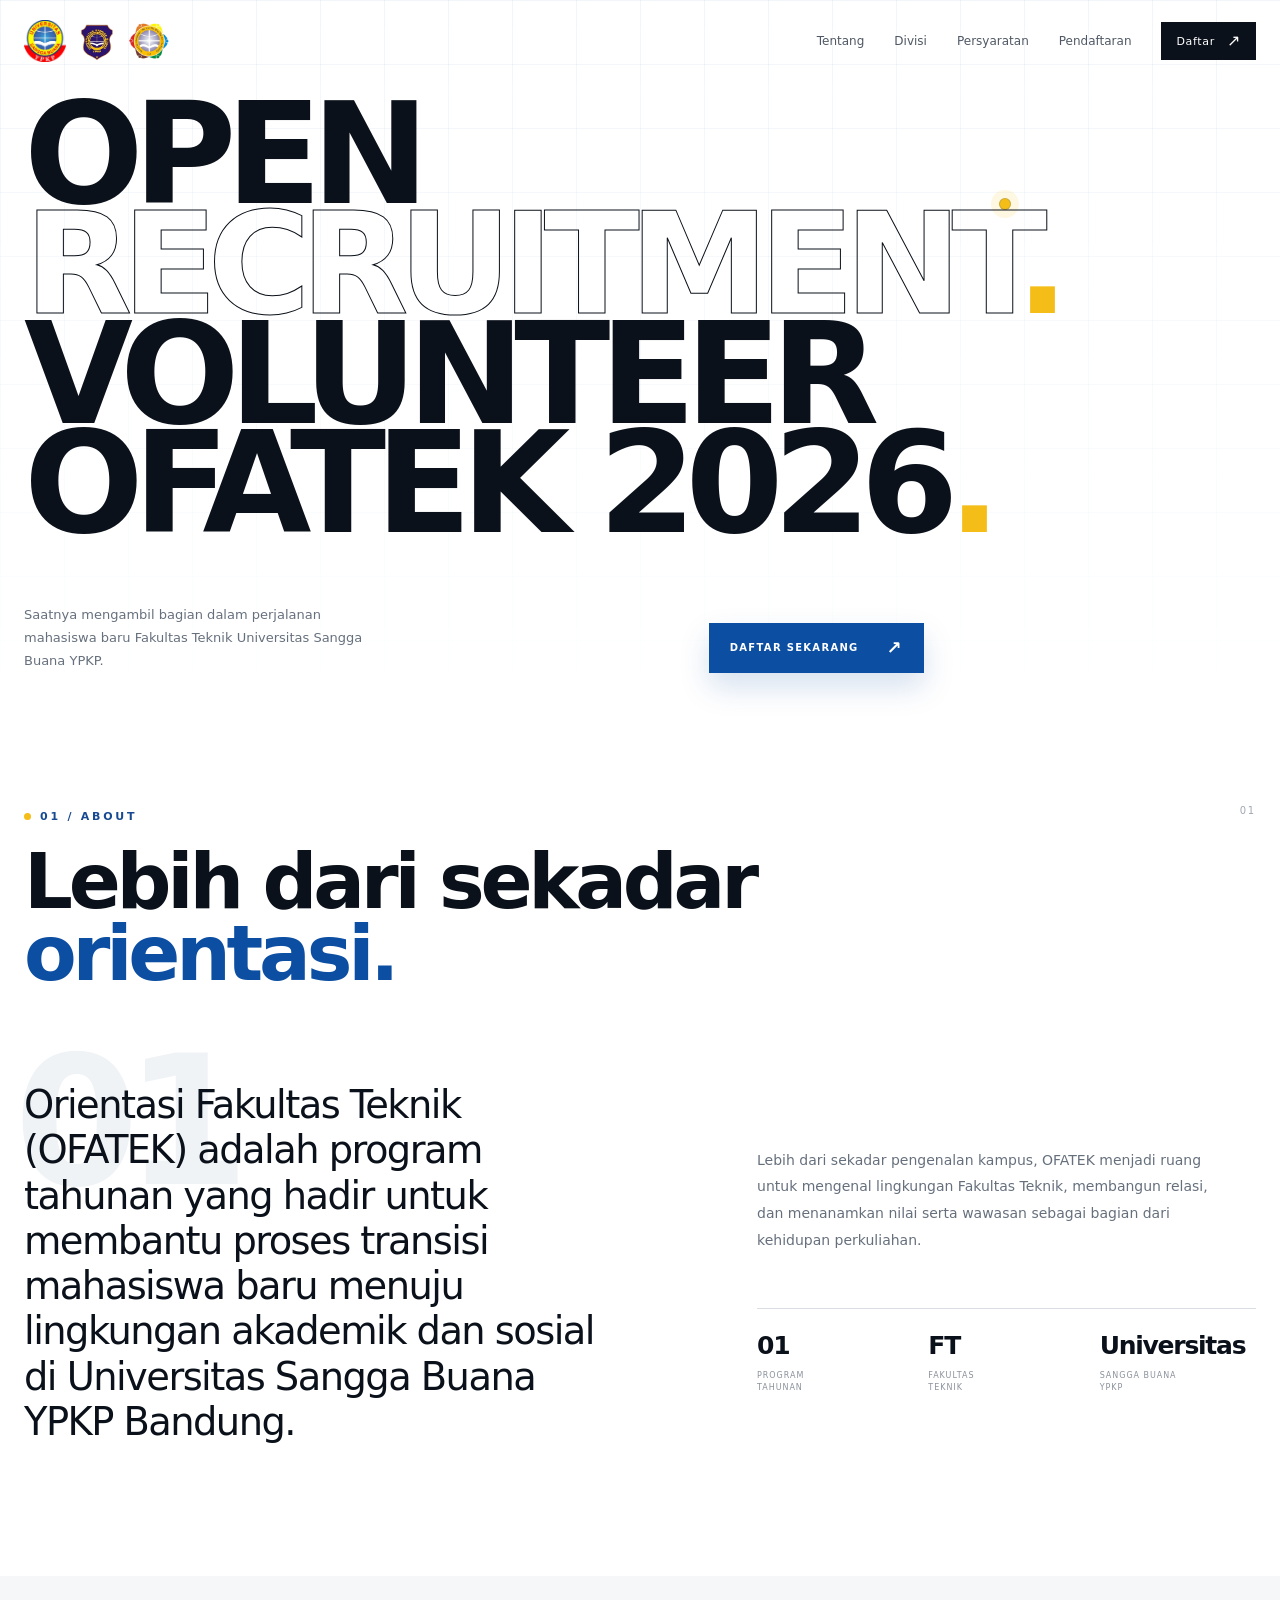
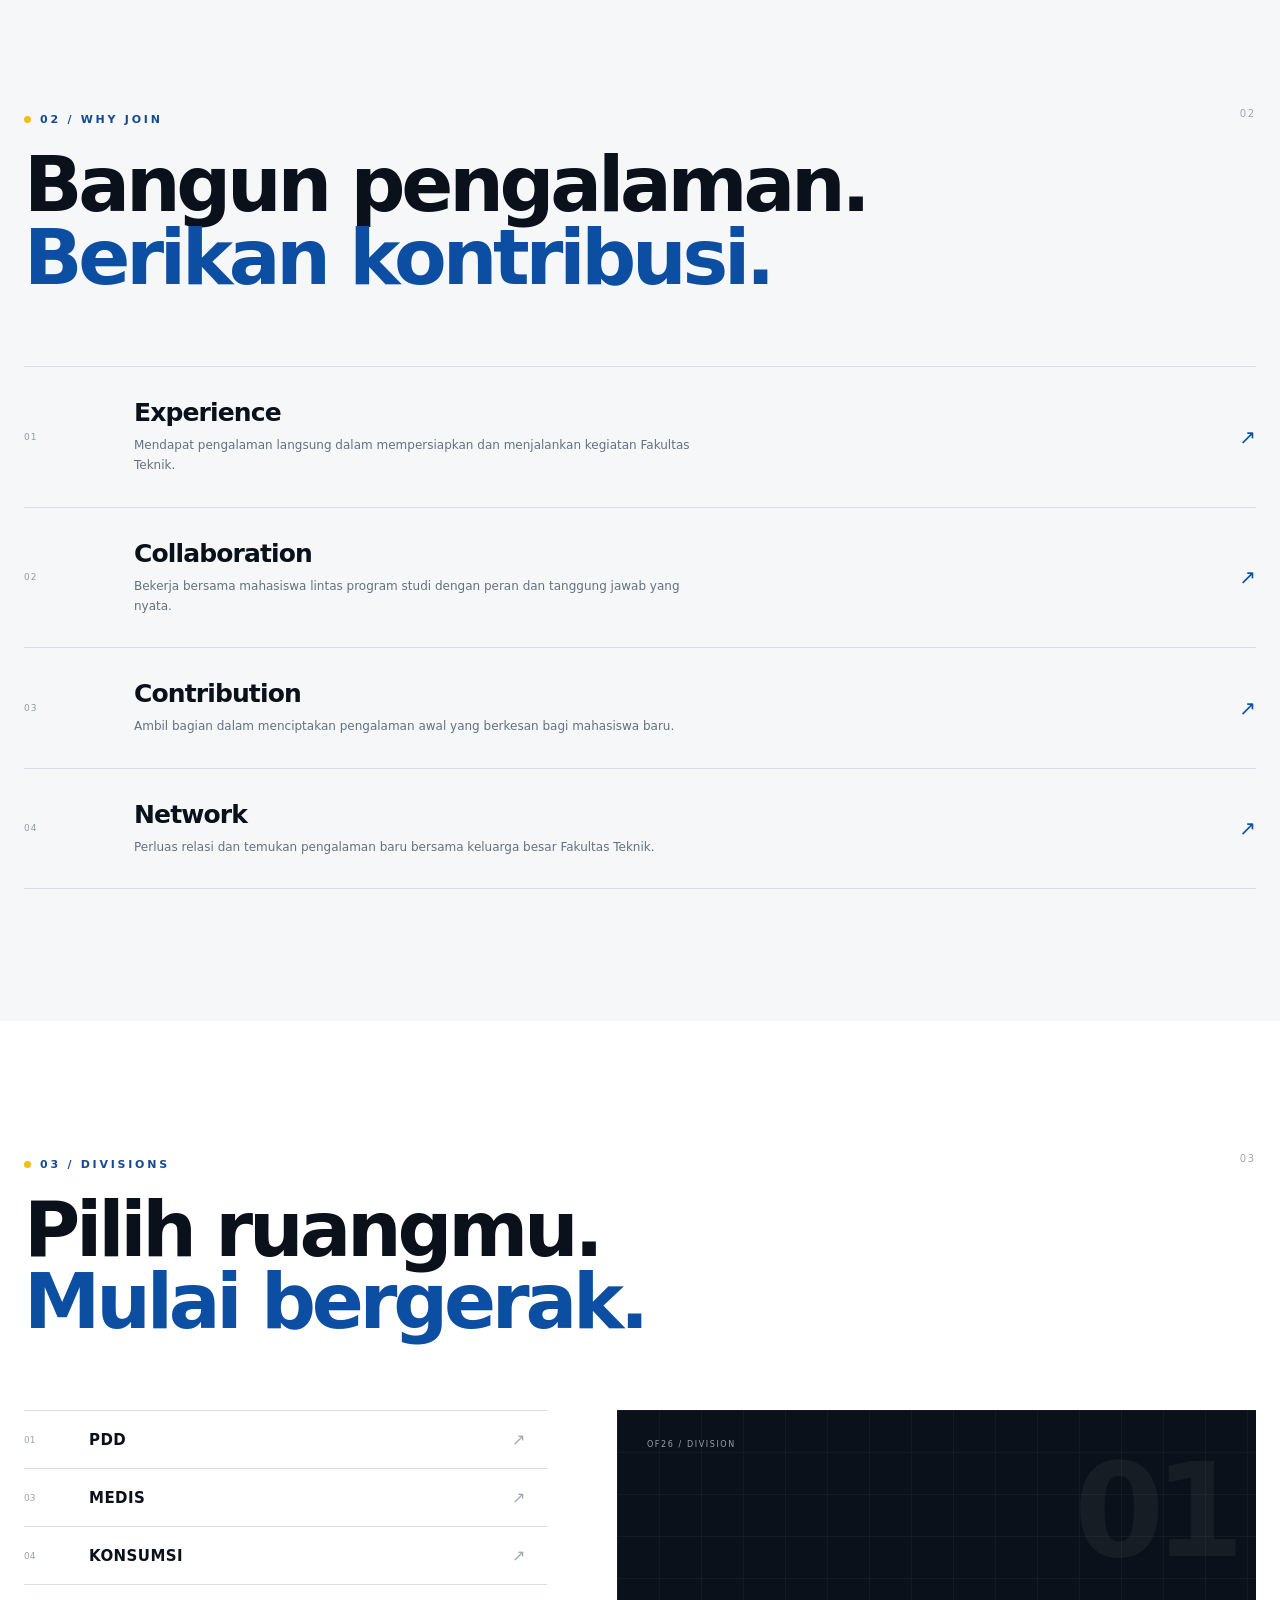
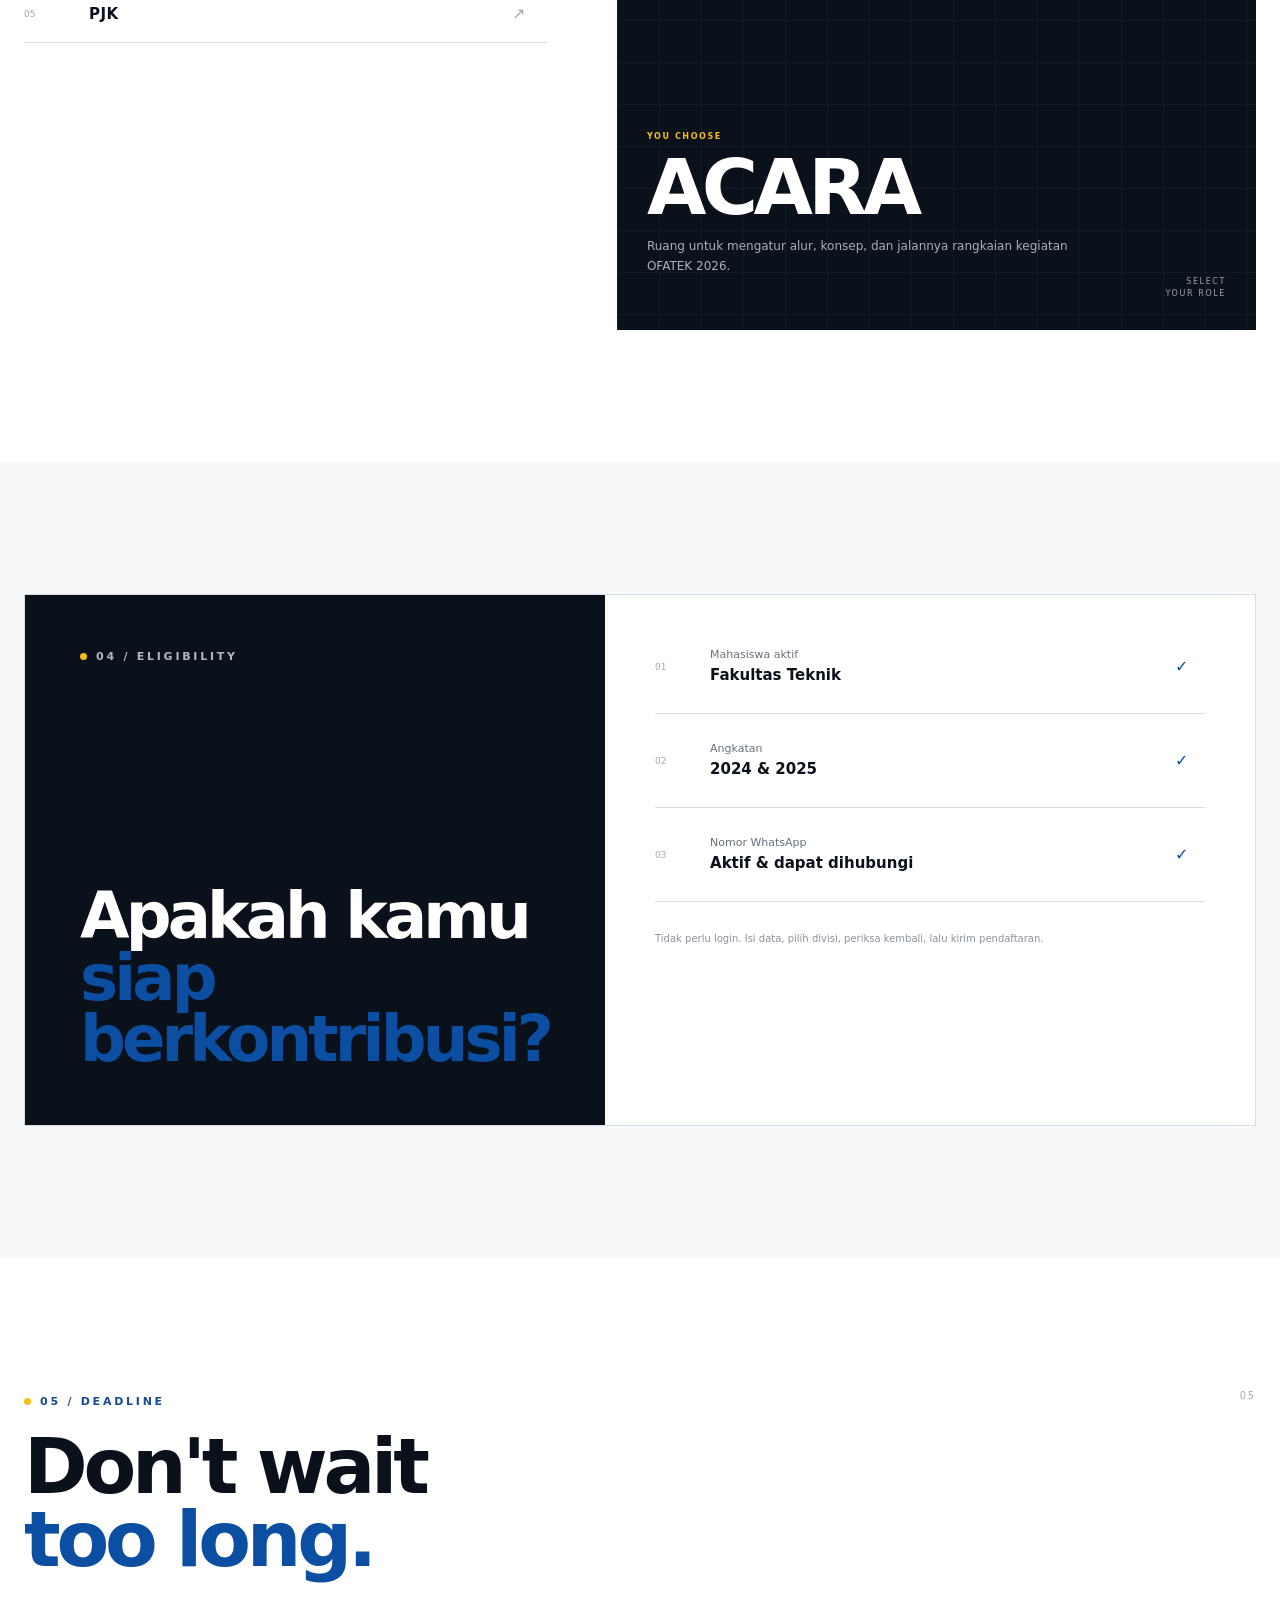
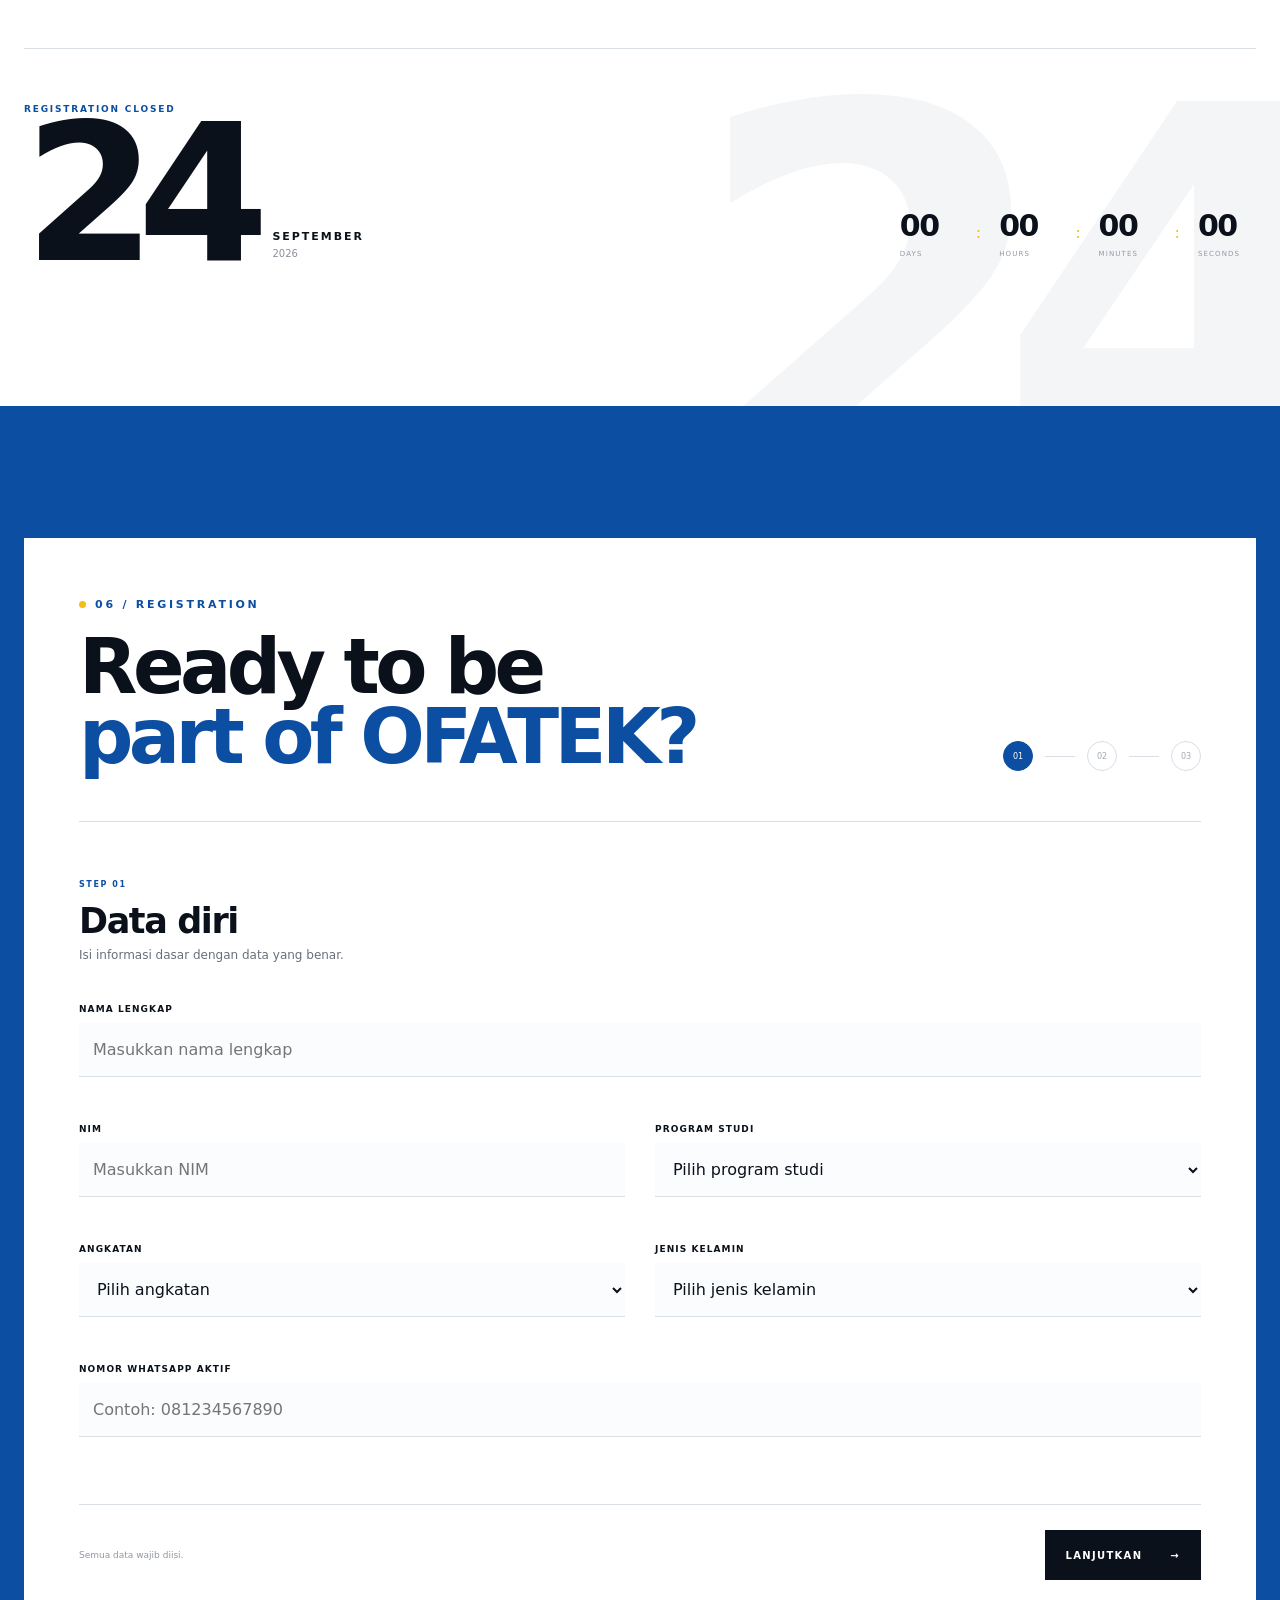
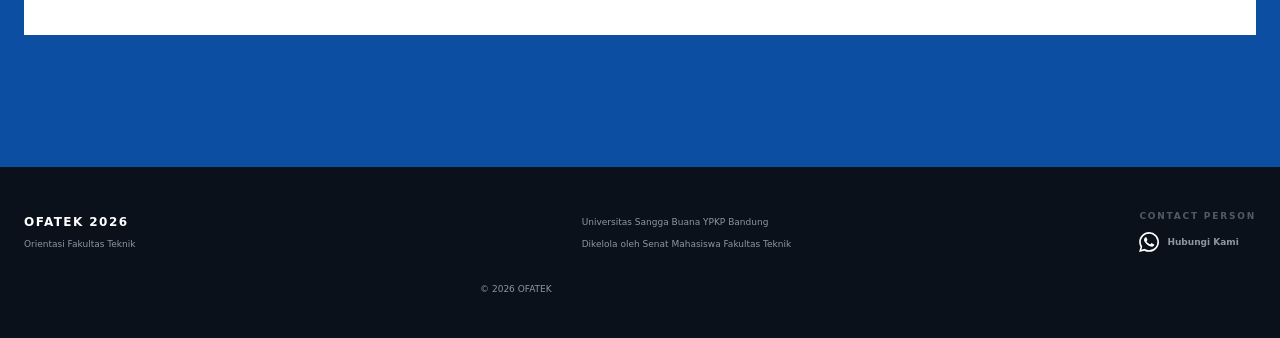
<file: index.html>
<!doctype html>
<html lang="id">
<head>
  <meta charset="utf-8">
  <meta name="viewport" content="width=device-width, initial-scale=1">
  <meta name="theme-color" content="#0b4ea2">
  <meta name="description" content="Open Recruitment Panitia OFATEK 2026 — Fakultas Teknik, Universitas Sangga Buana YPKP Bandung.">
  <title>OFATEK 2026 — Open Recruitment Volunteer</title>

  <link rel="icon" type="image/png" href="assets/logo-ofatek.png">
  <link rel="manifest" href="manifest.json">
  <link rel="stylesheet" href="css/style.css">
  <link rel="stylesheet" href="css/responsive.css">
</head>

<body>
  <!-- <div class="noise" aria-hidden="true"></div>
  <div class="page-loader" id="pageLoader" aria-hidden="true">
    <div class="loader-mark">
      <img src="assets/logo-ofatek.png" alt="">
      <span>OFATEK <b>2026</b></span>
    </div>
  </div> -->

  <header class="site-header" id="siteHeader">
    <nav class="nav container" aria-label="Navigasi utama">
     <a href="#" class="brand">
    <div class="brand-logos">
    <img
        src="assets/logo-univ.png"
        alt="Logo Universitas Sangga Buana YPKP"
    >

    <img
        src="assets/logo-sema.png"
        alt="Logo SEMA Fakultas Teknik"
    >

    <img
        src="assets/logo-ofatek.png"
        alt="Logo OFATEK 2026"
    >
</div>

</a>

      <div class="nav-links" id="navLinks">
        <a href="#about">Tentang</a>
        <a href="#divisions">Divisi</a>
        <a href="#eligibility">Persyaratan</a>
        <a href="#register">Pendaftaran</a>
      </div>

      <a class="nav-cta" href="#register">
        <span>Daftar</span>
        <span class="arrow">↗</span>
      </a>

      <button class="menu-toggle" id="menuToggle" aria-label="Buka menu" aria-expanded="false">
        <span></span><span></span>
      </button>
    </nav>
  </header>

  <main>
    <!-- <section class="hero section" id="home">
      <div class="brand-logos">
    <img
        src="assets/logo-univ.png"
        alt="Logo Universitas Sangga Buana YPKP"
    >

    <img
        src="assets/logo-sema.png"
        alt="Logo SEMA Fakultas Teknik"
    >

    <img
        src="assets/logo-ofatek.png"
        alt="Logo OFATEK 2026"
    > -->
</div>
      <div class="hero-grid" aria-hidden="true"></div>
      <div class="hero-orbit hero-orbit-a" aria-hidden="true"></div>
      <div class="hero-orbit hero-orbit-b" aria-hidden="true"></div>

      <div class="container hero-inner">
  <div class="hero-meta reveal">

    <!-- <span class="eyebrow">
      <i></i>
      <span>OPEN RECRUITMENT VOLUNTEER</span>
      <b>2026</b>
    </span> -->

    <!-- <span class="meta-line">FAKULTAS TEKNIK / USB YPKP</span> -->

  </div>

        <div class="hero-copy">
          <!-- <p class="hero-kicker reveal">VOLUNTEER ORIENTASI FAKULTAS TEKNIK</p> -->
          <h1 class="hero-title">
            <span class="line reveal reveal-delay-1">OPEN</span>
            <span class="line outline reveal reveal-delay-2">RECRUITMENT<span class="dot">.</span></span>
            <span class="line reveal reveal-delay-3">VOLUNTEER OFATEK 2026<span class="dot">.</span></span>
          </h1>
        </div>

        <div class="hero-bottom reveal reveal-delay-4">
          <p>
            Saatnya mengambil bagian dalam perjalanan mahasiswa baru
            Fakultas Teknik Universitas Sangga Buana YPKP.
          </p>
          <a class="button button-primary magnetic" href="#register">
            <span>Daftar Sekarang</span>
            <span class="button-icon">↗</span>
          </a>
        </div>
      </div>

      <div class="hero-scroll" aria-hidden="true">
        <span>SCROLL TO EXPLORE</span>
        <i></i>
      </div>

      <div class="hero-index" aria-hidden="true">
        <span>01</span><i></i><span>06</span>
      </div>
    </section>

    <section class="section about" id="about">
      <div class="container">
        <div class="section-head reveal">
          <div>
            <span class="eyebrow"><i></i> 01 / ABOUT</span>
            <h2>Lebih dari sekadar<br><em>orientasi.</em></h2>
          </div>
          <span class="section-number">01</span>
        </div>

        <div class="about-grid">
          <div class="about-lead reveal">
            <span class="giant-number">01</span>
            <p>Orientasi Fakultas Teknik (OFATEK) adalah program tahunan yang hadir untuk membantu proses transisi mahasiswa baru menuju lingkungan akademik dan sosial di Universitas Sangga Buana YPKP Bandung.</p>
          </div>

          <div class="about-copy reveal reveal-delay-1">
            <p>
              Lebih dari sekadar pengenalan kampus, OFATEK menjadi ruang untuk
              mengenal lingkungan Fakultas Teknik, membangun relasi, dan
              menanamkan nilai serta wawasan sebagai bagian dari kehidupan
              perkuliahan.
            </p>
            <div class="mini-stats">
              <div><strong>01</strong><span>PROGRAM<br>TAHUNAN</span></div>
              <div><strong>FT</strong><span>FAKULTAS<br>TEKNIK</span></div>
              <div><strong>Universitas</strong><span>SANGGA BUANA<br>YPKP</span></div>
            </div>
          </div>
        </div>
      </div>
    </section>

    <section class="section reasons">
      <div class="container">
        <div class="section-head reveal">
          <div>
            <span class="eyebrow"><i></i> 02 / WHY JOIN</span>
            <h2>Bangun pengalaman.<br><em>Berikan kontribusi.</em></h2>
          </div>
          <span class="section-number">02</span>
        </div>

        <div class="reason-list">
          <article class="reason reveal">
            <span class="reason-index">01</span>
            <div>
              <h3>Experience</h3>
              <p>Mendapat pengalaman langsung dalam mempersiapkan dan menjalankan kegiatan Fakultas Teknik.</p>
            </div>
            <span class="reason-arrow">↗</span>
          </article>
          <article class="reason reveal reveal-delay-1">
            <span class="reason-index">02</span>
            <div>
              <h3>Collaboration</h3>
              <p>Bekerja bersama mahasiswa lintas program studi dengan peran dan tanggung jawab yang nyata.</p>
            </div>
            <span class="reason-arrow">↗</span>
          </article>
          <article class="reason reveal reveal-delay-2">
            <span class="reason-index">03</span>
            <div>
              <h3>Contribution</h3>
              <p>Ambil bagian dalam menciptakan pengalaman awal yang berkesan bagi mahasiswa baru.</p>
            </div>
            <span class="reason-arrow">↗</span>
          </article>
          <article class="reason reveal reveal-delay-3">
            <span class="reason-index">04</span>
            <div>
              <h3>Network</h3>
              <p>Perluas relasi dan temukan pengalaman baru bersama keluarga besar Fakultas Teknik.</p>
            </div>
            <span class="reason-arrow">↗</span>
          </article>
        </div>
      </div>
    </section>

    <section class="section divisions" id="divisions">
      <div class="container">
        <div class="section-head reveal">
          <div>
            <span class="eyebrow"><i></i> 03 / DIVISIONS</span>
            <h2>Pilih ruangmu.<br><em>Mulai bergerak.</em></h2>
          </div>
          <span class="section-number">03</span>
        </div>

        <div class="division-layout">
  <div class="division-list" id="divisionList">

    <!-- POSISI INTI -->
    <!-- <button class="division-item active" type="button" data-division="Ketua Pelaksana">
      <span>01</span><strong>KETUA PELAKSANA</strong><i>↗</i>
    </button>

    <button class="division-item" type="button" data-division="Sekretaris Pelaksana">
      <span>02</span><strong>SEKRETARIS PELAKSANA</strong><i>↗</i>
    </button>

    <button class="division-item" type="button" data-division="Bendahara Pelaksana">
      <span>03</span><strong>BENDAHARA PELAKSANA</strong><i>↗</i>
    </button>

    <!-- DIVISI -->
    <!-- <button class="division-item" type="button" data-division="Acara">
      <span>04</span><strong>ACARA</strong><i>↗</i>
    </button>

    <button class="division-item" type="button" data-division="HUMAS">
      <span>05</span><strong>HUMAS</strong><i>↗</i>
    </button> --> 

    <button class="division-item" type="button" data-division="PDD">
      <span>01</span><strong>PDD</strong><i>↗</i>
    </button>

    <!-- <button class="division-item" type="button" data-division="Logistik">
      <span>02</span><strong>LOGISTIK</strong><i>↗</i>
    </button> -->

    <button class="division-item" type="button" data-division="Medis">
      <span>03</span><strong>MEDIS</strong><i>↗</i>
    </button>

    <button class="division-item" type="button" data-division="Konsumsi">
      <span>04</span><strong>KONSUMSI</strong><i>↗</i>
    </button>

    <button class="division-item" type="button" data-division="PJK">
      <span>05</span><strong>PJK</strong><i>↗</i>
    </button>

  </div>

          <div class="division-preview reveal">
            <div class="preview-grid" aria-hidden="true"></div>
            <span class="preview-code">OF26 / DIVISION</span>
            <span class="preview-number" id="divisionNumber">01</span>
            <div class="preview-copy">
              <span>YOU CHOOSE</span>
              <h3 id="divisionName">ACARA</h3>
              <p id="divisionDescription">Ruang untuk mengatur alur, konsep, dan jalannya rangkaian kegiatan OFATEK 2026.</p>
            </div>
            <span class="preview-corner">SELECT<br>YOUR ROLE</span>
          </div>
        </div>
      </div>
    </section>

    <section class="section eligibility" id="eligibility">
      <div class="container">
        <div class="eligibility-card reveal">
          <div class="eligibility-left">
            <span class="eyebrow"><i></i> 04 / ELIGIBILITY</span>
            <h2>Apakah kamu<br><em>siap berkontribusi?</em></h2>
          </div>
          <div class="eligibility-right">
            <div class="eligibility-item"><span>01</span><p>Mahasiswa aktif<br><strong>Fakultas Teknik</strong></p><b>✓</b></div>
            <div class="eligibility-item"><span>02</span><p>Angkatan<br><strong>2024 & 2025</strong></p><b>✓</b></div>
            <div class="eligibility-item"><span>03</span><p>Nomor WhatsApp<br><strong>Aktif & dapat dihubungi</strong></p><b>✓</b></div>
            <div class="eligibility-note">Tidak perlu login. Isi data, pilih divisi, periksa kembali, lalu kirim pendaftaran.</div>
          </div>
        </div>
      </div>
    </section>

    <section class="section deadline">
      <div class="container deadline-inner">
        <div class="section-head reveal">
          <div>
            <span class="eyebrow"><i></i> 05 / DEADLINE</span>
            <h2>Don't wait<br><em>too long.</em></h2>
          </div>
          <span class="section-number">05</span>
        </div>

        <div class="deadline-display reveal">
          <div class="deadline-date">
            <span>REGISTRATION CLOSES</span>
            <strong id="deadlineDate">24</strong>
            <div><b>SEPTEMBER</b><small>2026</small></div>
          </div>
          <div class="countdown" id="countdown" aria-label="Hitung mundur pendaftaran">
            <div><strong id="days">00</strong><span>DAYS</span></div>
            <i>:</i>
            <div><strong id="hours">00</strong><span>HOURS</span></div>
            <i>:</i>
            <div><strong id="minutes">00</strong><span>MINUTES</span></div>
            <i>:</i>
            <div><strong id="seconds">00</strong><span>SECONDS</span></div>
          </div>
        </div>
      </div>
    </section>

    <section class="section register" id="register">
      <div class="container">
        <div class="register-shell reveal">
          <div class="register-top">
            <div>
              <span class="eyebrow"><i></i> 06 / REGISTRATION</span>
              <h2>Ready to be<br><em>part of OFATEK?</em></h2>
            </div>
            <div class="form-progress" aria-label="Progress pendaftaran">
              <span class="progress-step active" data-progress="1">01</span>
              <i></i>
              <span class="progress-step" data-progress="2">02</span>
              <i></i>
              <span class="progress-step" data-progress="3">03</span>
            </div>
          </div>

          <form id="registrationForm" novalidate>
            <fieldset class="form-step active" data-step="1">
              <div class="step-heading">
                <span>STEP 01</span>
                <h3>Data diri</h3>
                <p>Isi informasi dasar dengan data yang benar.</p>
              </div>

              <div class="form-grid">
                <label class="field field-full">
                  <span>Nama Lengkap</span>
                  <input name="nama" type="text" autocomplete="name" placeholder="Masukkan nama lengkap" required>
                  <small class="field-error"></small>
                </label>

                <label class="field">
                  <span>NIM</span>
                  <input name="nim" type="text" inputmode="numeric" placeholder="Masukkan NIM" required>
                  <small class="field-error"></small>
                </label>

                <label class="field">
                  <span>Program Studi</span>
                  <select name="prodi" required>
                    <option value="">Pilih program studi</option>
                    <option>Teknik Industri</option>
                    <option>Teknik Sipil</option>
                    <option>Teknik Informatika</option>
                    <option>Teknik Elektro</option>
                    <option>Teknik Mesin</option>
                    <option>Sistem Informasi</option>
                  </select>
                  <small class="field-error"></small>
                </label>

                <label class="field">
                  <span>Angkatan</span>
                  <select name="angkatan" required>
                    <option value="">Pilih angkatan</option>
                    <option value="2024">2024</option>
                    <option value="2025">2025</option>
                  </select>
                  <small class="field-error"></small>
                </label>

                <label class="field">
                  <span>Jenis Kelamin</span>
                  <select name="gender" required>
                    <option value="">Pilih jenis kelamin</option>
                    <option value="Laki-laki">Laki-laki</option>
                    <option value="Perempuan">Perempuan</option>
                  </select>
                  <small class="field-error"></small>
                </label>

                <label class="field field-full">
                  <span>Nomor WhatsApp Aktif</span>
                  <input name="whatsapp" type="tel" inputmode="tel" autocomplete="tel" placeholder="Contoh: 081234567890" required>
                  <small class="field-error"></small>
                </label>
              </div>

              <div class="form-actions">
                <span>Semua data wajib diisi.</span>
                <button class="button button-dark" type="button" data-next="2">
                  <span>Lanjutkan</span><b>→</b>
                </button>
              </div>
            </fieldset>

            <fieldset class="form-step" data-step="2">
              <div class="step-heading">
                <span>STEP 02</span>
                <h3>Pilih divisi</h3>
                <p>Pilih satu divisi yang paling sesuai dengan minatmu.</p>
              </div>

             <div class="division-select" id="divisionSelect">

  <!-- POSISI PELAKSANA -->
  <!-- <button type="button" data-value="Ketua Pelaksana">
    <span>01</span><strong>KETUA PELAKSANA</strong><i>↗</i>
  </button>

  <button type="button" data-value="Sekretaris Pelaksana">
    <span>02</span><strong>SEKRETARIS PELAKSANA</strong><i>↗</i>
  </button>

  <button type="button" data-value="Bendahara Pelaksana">
    <span>03</span><strong>BENDAHARA PELAKSANA</strong><i>↗</i>
  </button>

  <!-- DIVISI -->
  <!-- <button type="button" data-value="Divisi Acara">
    <span>04</span><strong>ACARA</strong><i>↗</i>
  </button> -->

  <!-- <button type="button" data-value="Divisi HUMAS">
    <span>05</span><strong>HUMAS</strong><i>↗</i>
  </button>  -->

  <button type="button" data-value="Divisi PDD">
    <span>06</span><strong>PDD</strong><i>↗</i>
  </button>

  <!-- <button type="button" data-value="Divisi Logistik">
    <span>07</span><strong>LOGISTIK</strong><i>↗</i>
  </button> -->

  <button type="button" data-value="Divisi Medis">
    <span>08</span><strong>MEDIS</strong><i>↗</i>
  </button>

  <button type="button" data-value="Divisi Konsumsi">
    <span>09</span><strong>KONSUMSI</strong><i>↗</i>
  </button>

  <button type="button" data-value="Divisi PJK">
    <span>10</span><strong>PJK</strong><i>↗</i>
  </button>

</div>

<input type="hidden" name="divisi" id="divisionInput">
<p class="selection-error" id="selectionError"></p>
              <div class="form-actions">
                <button class="button button-light" type="button" data-prev="1"><b>←</b><span>Kembali</span></button>
                <button class="button button-dark" type="button" data-next="3"><span>Periksa Data</span><b>→</b></button>
              </div>
            </fieldset>

            <fieldset class="form-step" data-step="3">
              <div class="step-heading">
                <span>STEP 03</span>
                <h3>Periksa data</h3>
                <p>Pastikan semua informasi sudah benar sebelum dikirim.</p>
              </div>

              <div class="review-grid" id="reviewGrid"></div>

              <div class="form-actions">
                <button class="button button-light" type="button" data-prev="2"><b>←</b><span>Ubah Data</span></button>
                <button class="button button-dark" type="submit" id="submitButton"><span>Kirim Pendaftaran</span><b>↗</b></button>
              </div>
              <p class="form-note">Dengan mengirim pendaftaran, kamu menyatakan data yang diberikan sudah benar.</p>
            </fieldset>
          </form>

          <div class="success-screen" id="successScreen" hidden>
            <div class="success-icon">✓</div>
            <span class="eyebrow"><i></i> SUBMISSION RECEIVED</span>
            <h3>Pendaftaran<br><em>berhasil.</em></h3>
            <p>Data kamu telah berhasil diterima. Satu langkah lagi: bergabung ke grup WhatsApp panitia OFATEK 2026.</p>
            <a class="button button-primary" id="whatsappButton" href="#" target="_blank" rel="noopener">
              <span>Gabung Sekarang</span><span class="button-icon">↗</span>
            </a>
            <small class="success-id" id="successId"></small>
          </div>

          <div class="form-error-global" id="globalError" role="alert" hidden></div>
        </div>
      </div>
    </section>
  </main>

 <footer class="footer">
  <div class="container footer-inner">

    <div>
      <strong>OFATEK 2026</strong>
      <span>Orientasi Fakultas Teknik</span>
    </div>

    <div>
      <span>Universitas Sangga Buana YPKP Bandung</span>
      <span>Dikelola oleh Senat Mahasiswa Fakultas Teknik</span>
    </div>

    <div class="footer-contact">
      <span class="contact-label">CONTACT PERSON</span>

      <a
        href="https://wa.me/6281412152466"
        target="_blank"
        rel="noopener noreferrer"
        class="contact-whatsapp"
        aria-label="Hubungi Contact Person OFATEK melalui WhatsApp"
      >
        <svg
          viewBox="0 0 24 24"
          aria-hidden="true"
        >
          <path d="M20.52 3.48A11.86 11.86 0 0 0 12.08 0C5.52 0 .18 5.34.18 11.9c0 2.1.55 4.15 1.6 5.95L.1 24l6.3-1.65a11.85 11.85 0 0 0 5.68 1.45h.01c6.56 0 11.9-5.34 11.9-11.9 0-3.18-1.24-6.17-3.47-8.42ZM12.09 21.8h-.01a9.87 9.87 0 0 1-5.03-1.38l-.36-.21-3.74.98 1-3.65-.23-.38a9.9 9.9 0 1 1 8.37 4.64Zm5.43-7.42c-.3-.15-1.77-.87-2.05-.97-.27-.1-.47-.15-.67.15-.2.3-.77.97-.95 1.17-.17.2-.35.22-.65.07-.3-.15-1.25-.46-2.38-1.47-.88-.78-1.47-1.74-1.64-2.04-.17-.3-.02-.46.13-.61.13-.13.3-.35.45-.52.15-.17.2-.3.3-.5.1-.2.05-.37-.02-.52-.07-.15-.67-1.61-.92-2.21-.24-.58-.49-.5-.67-.51h-.57c-.2 0-.52.07-.8.37-.27.3-1.04 1.02-1.04 2.49s1.07 2.89 1.22 3.09c.15.2 2.1 3.2 5.08 4.49.71.31 1.26.5 1.69.64.71.23 1.36.2 1.87.12.57-.09 1.77-.72 2.02-1.42.25-.7.25-1.3.17-1.42-.07-.12-.27-.2-.57-.35Z"/>
        </svg>

        <span>Hubungi Kami</span>
      </a>
    </div>

    <span class="footer-copy">© 2026 OFATEK</span>

  </div>
</footer>

  <div class="install-banner" id="installBanner" hidden>
    <div class="install-copy">
      <strong>Install OFATEK 2026</strong>
      <span>Akses lebih cepat dari perangkatmu.</span>
    </div>
    <button type="button" id="installButton">Install</button>
    <button type="button" class="install-dismiss" id="installDismiss" aria-label="Tutup">×</button>
  </div>

  <script src="js/config.js"></script>
  <script src="js/app.js"></script>
  <script src="js/form.js"></script>
</body>
</html>
</file>
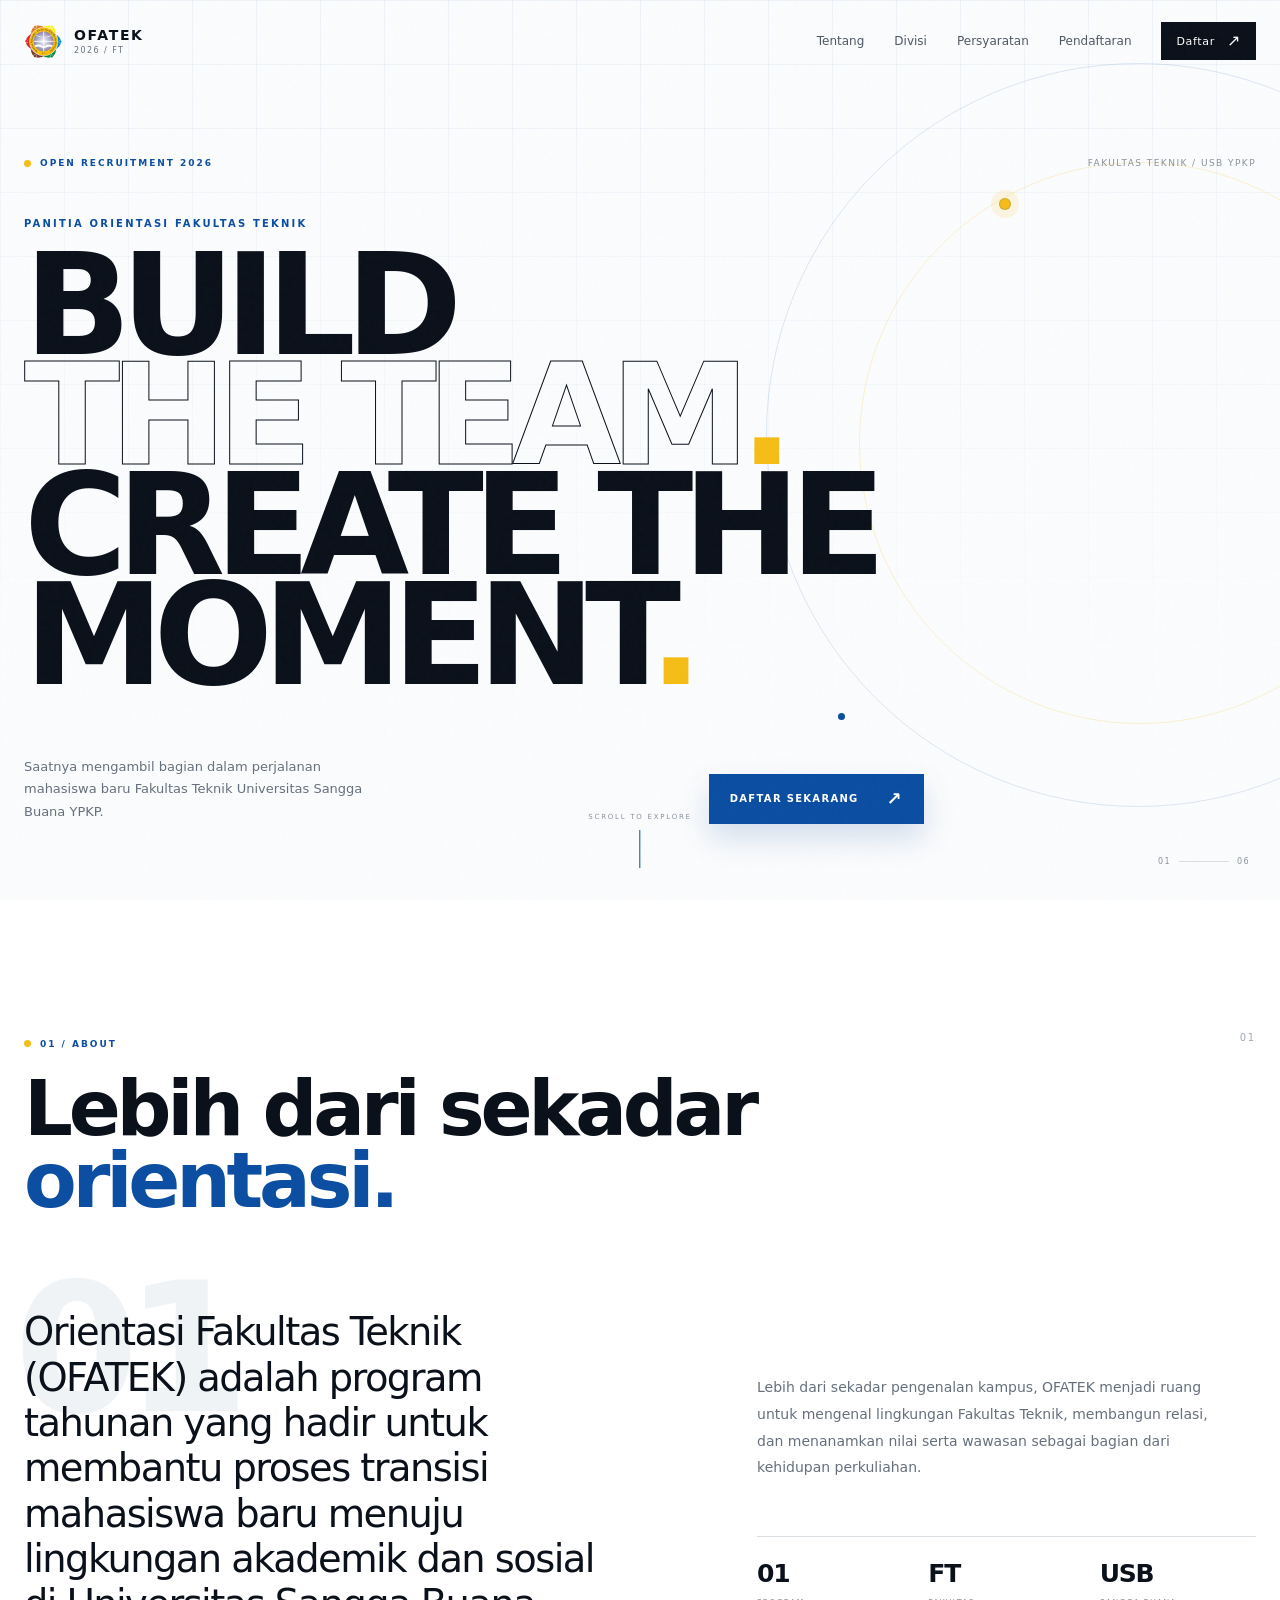
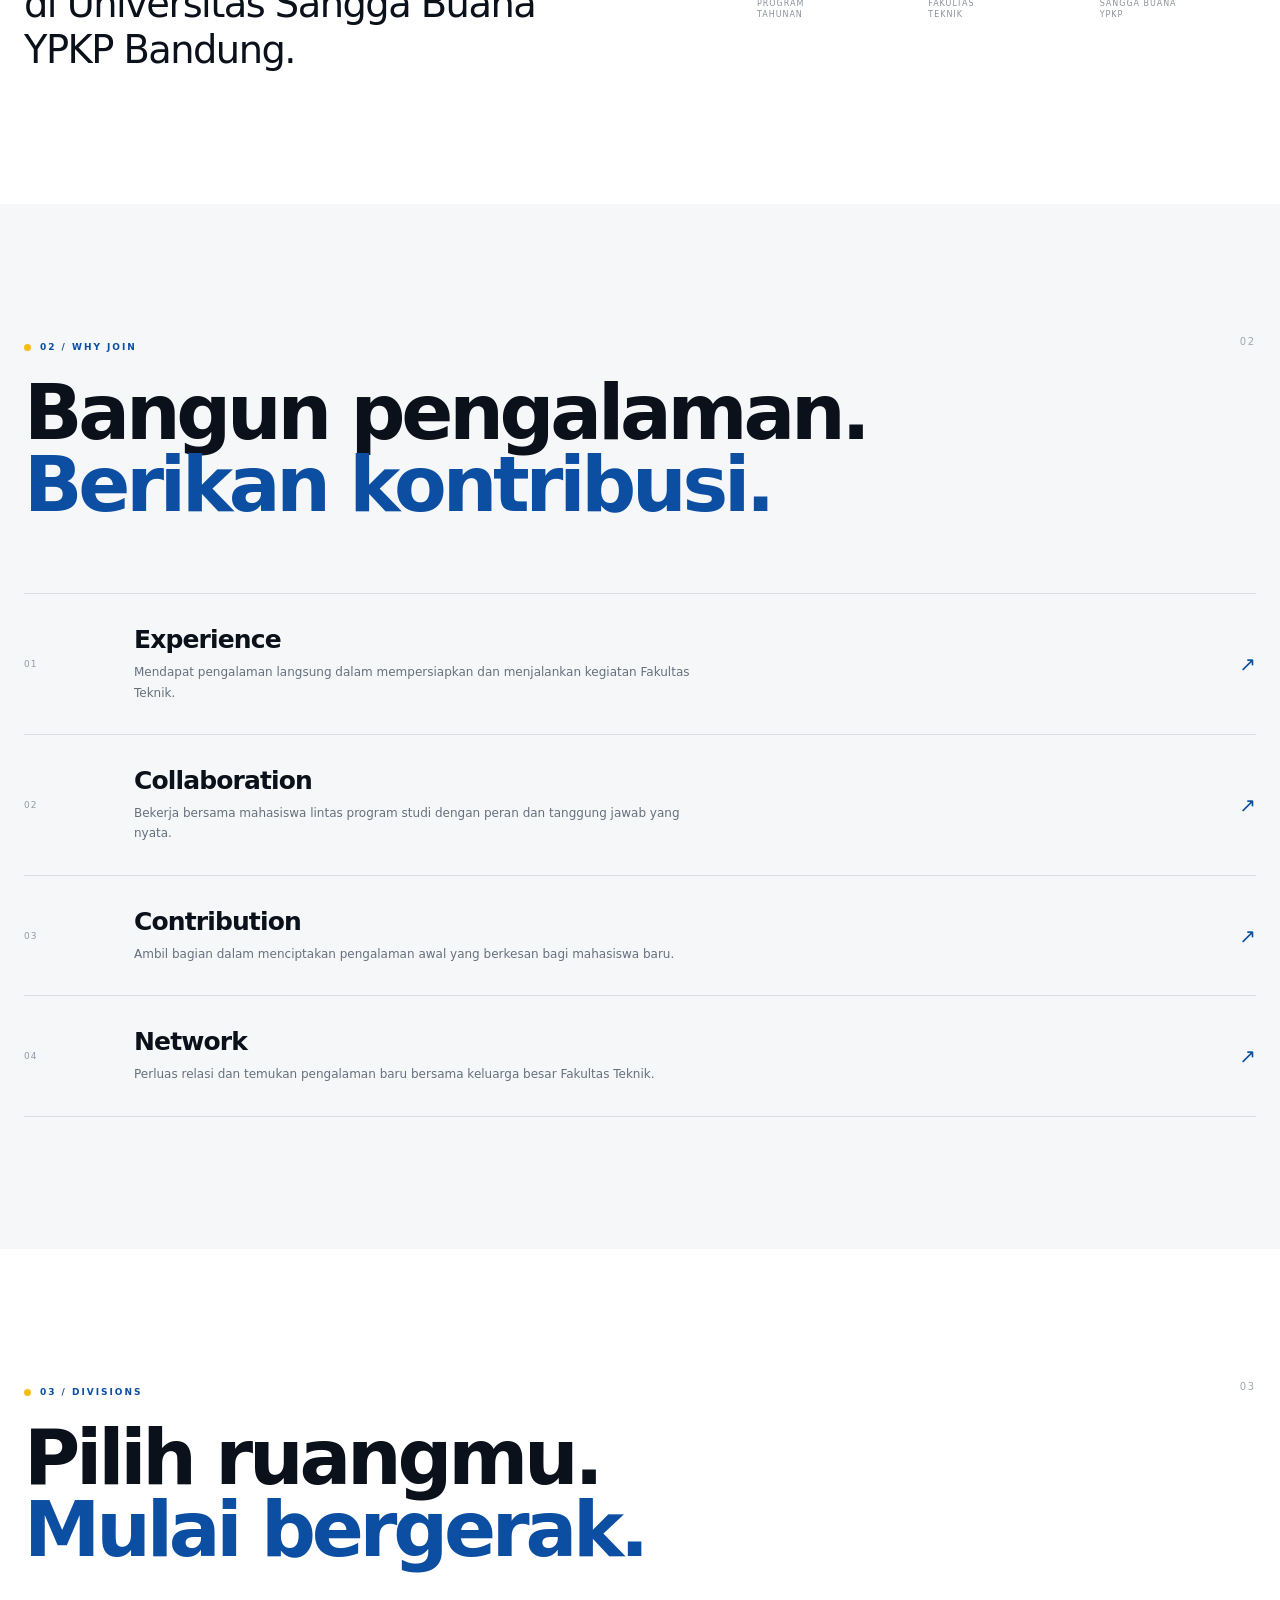
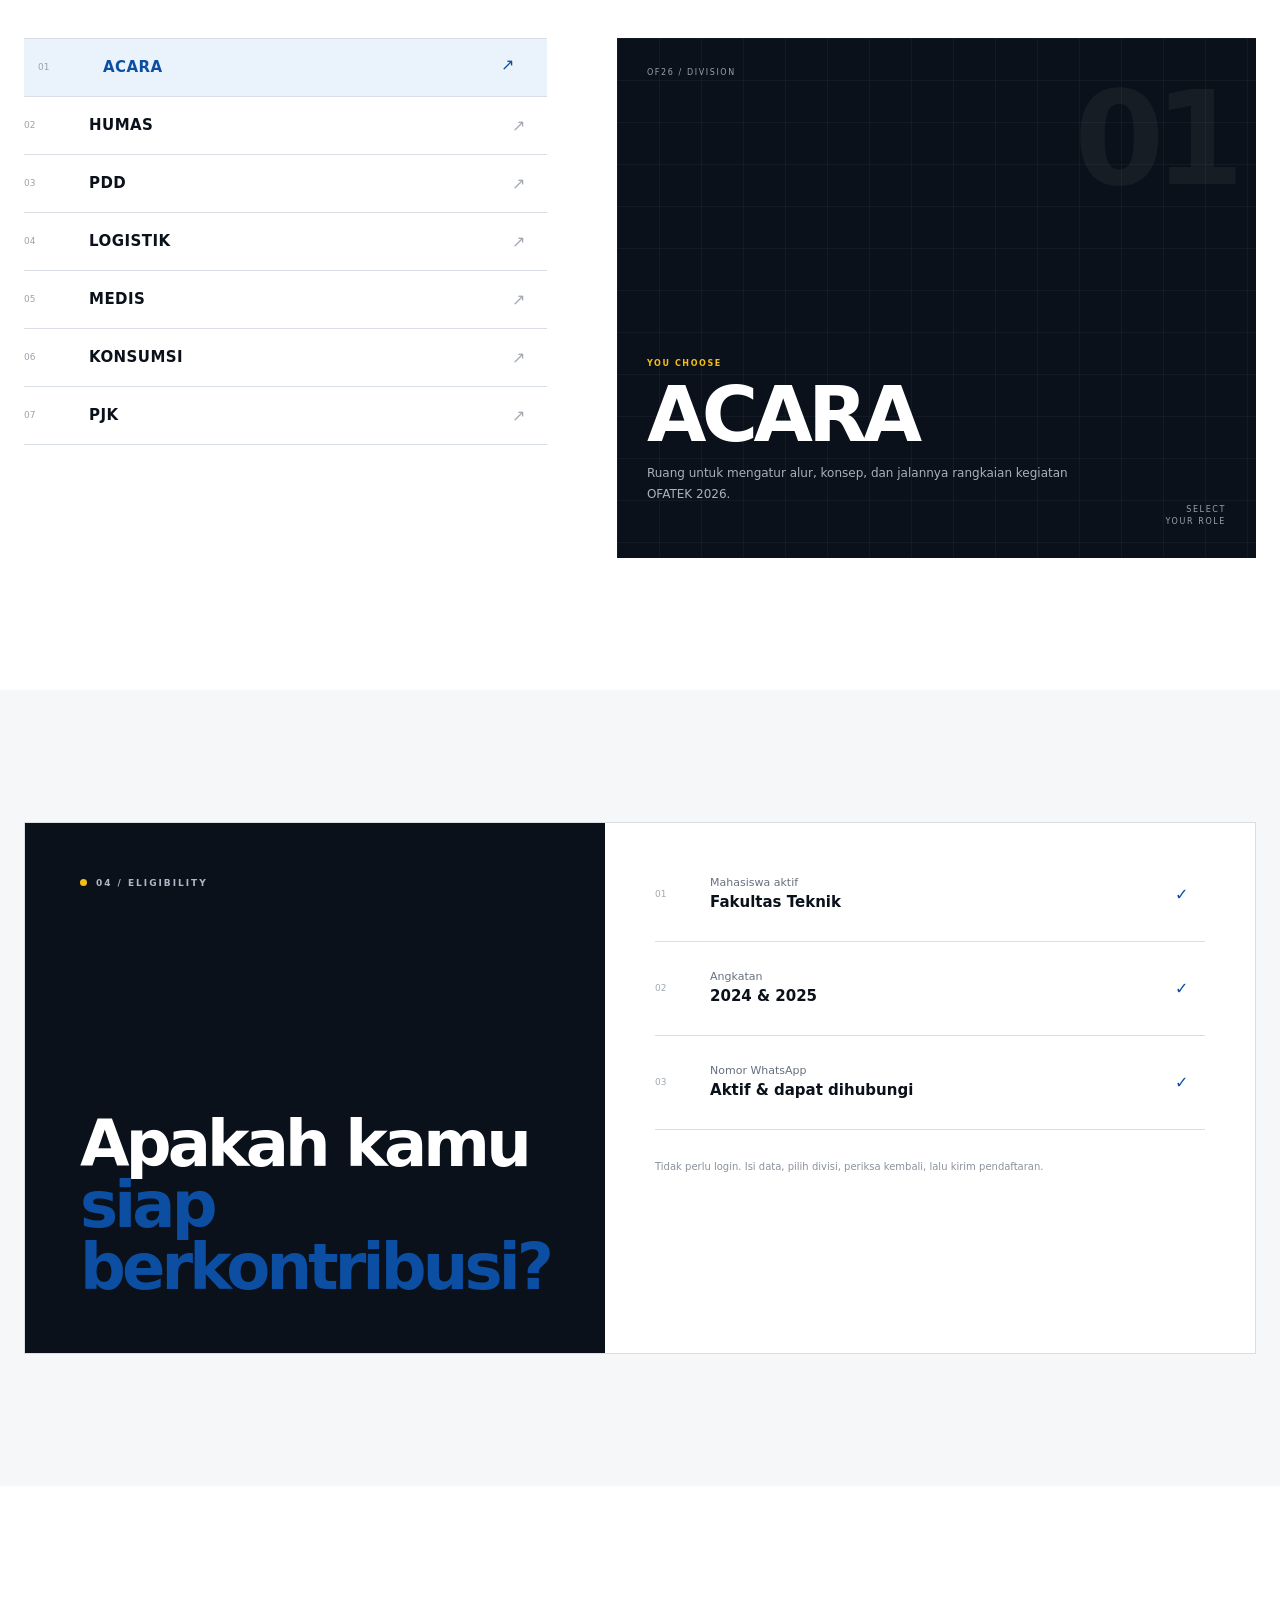
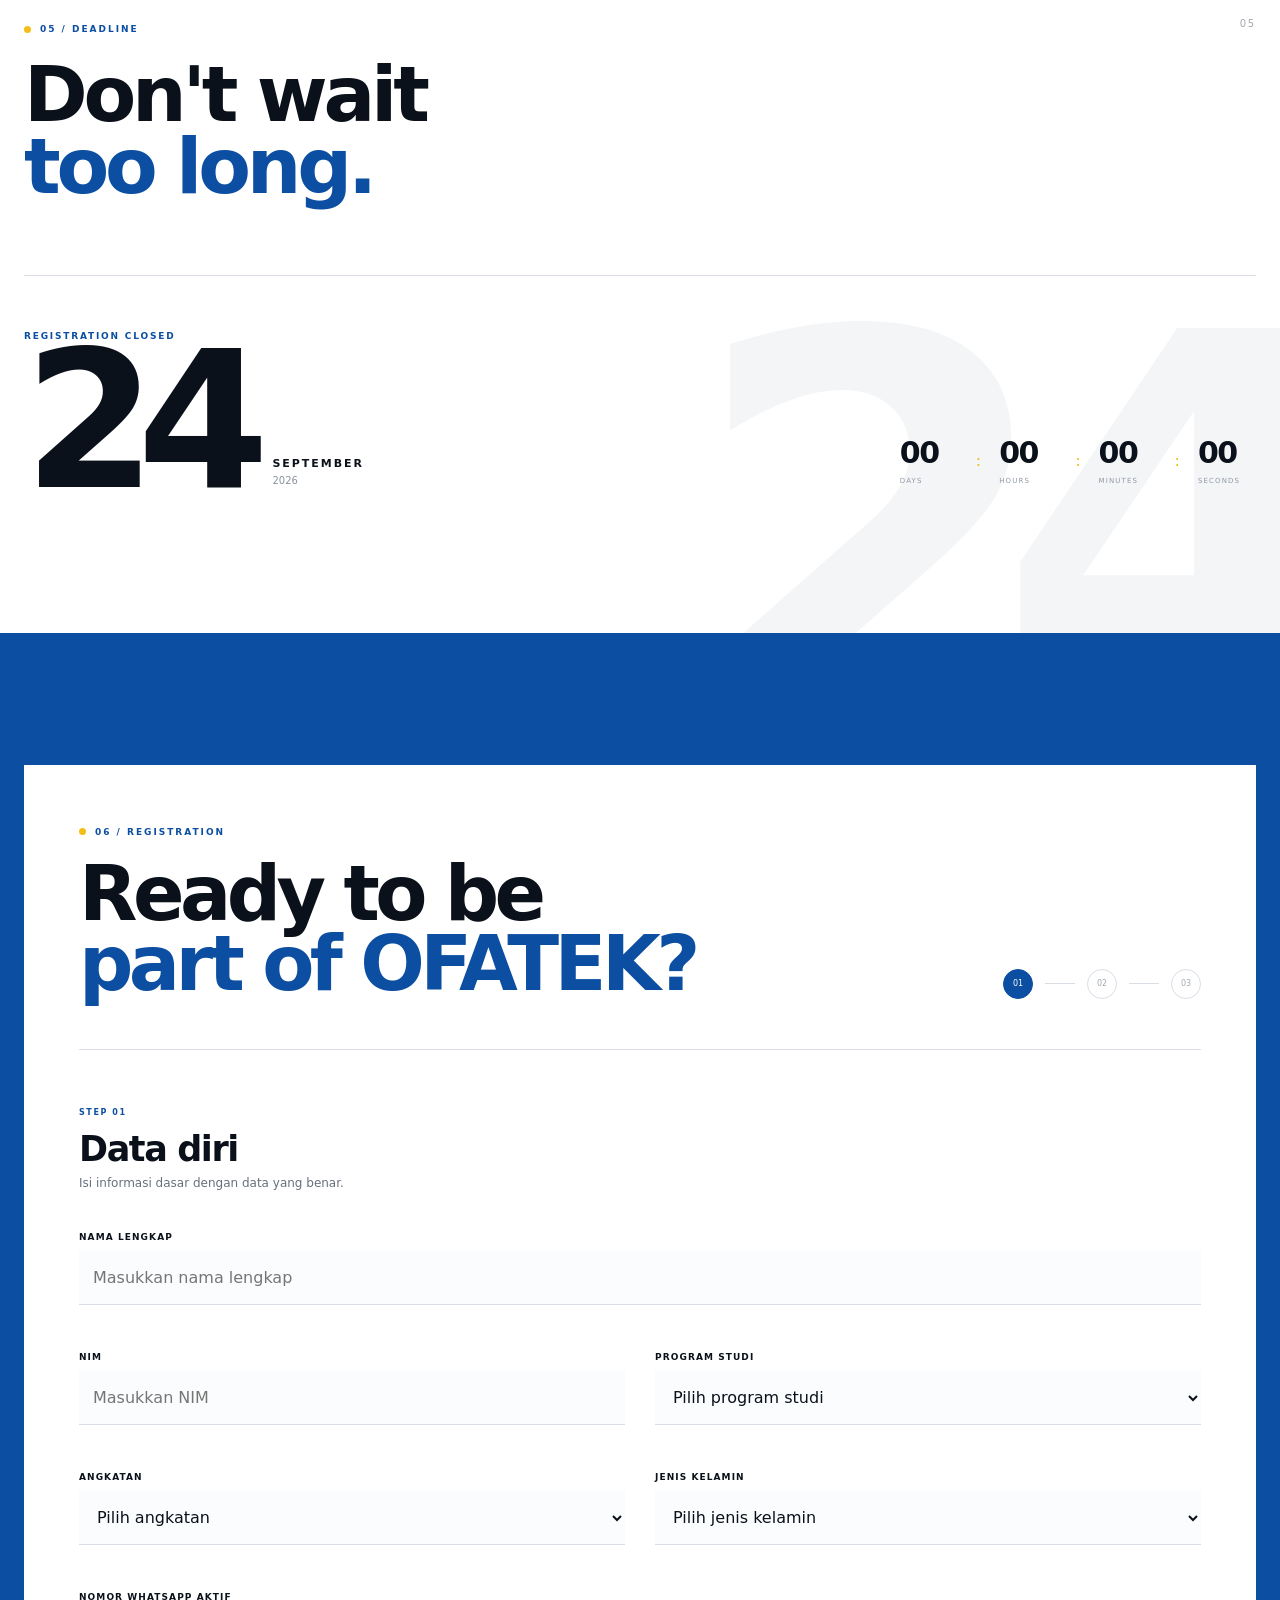
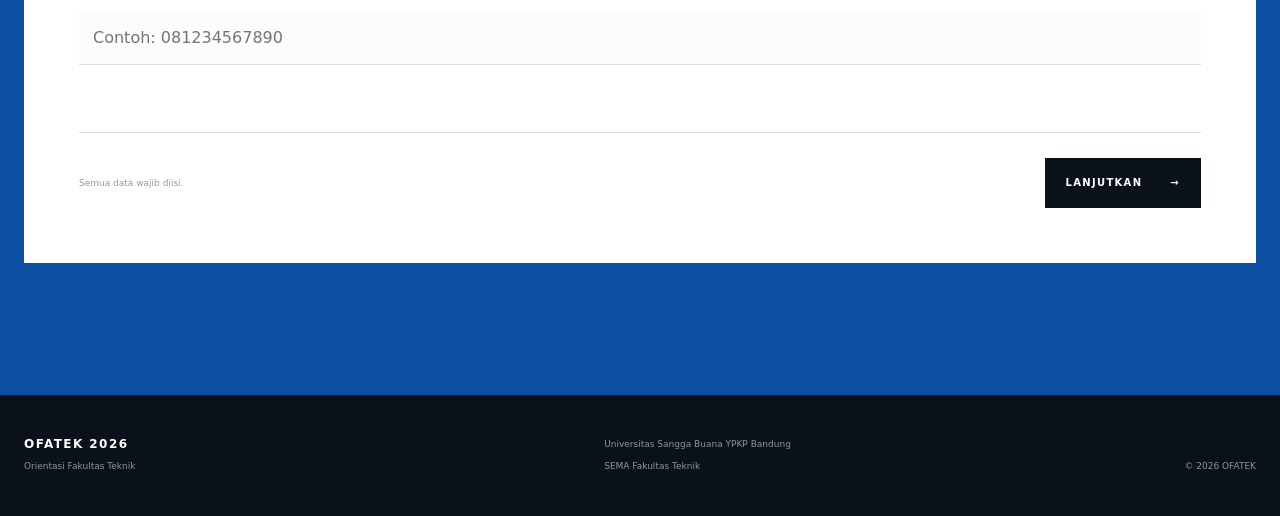
<file: OFATEK2026-frontend-v1/index.html>
<!doctype html>
<html lang="id">
<head>
  <meta charset="utf-8">
  <meta name="viewport" content="width=device-width, initial-scale=1">
  <meta name="theme-color" content="#0b4ea2">
  <meta name="description" content="Open Recruitment Panitia OFATEK 2026 — Fakultas Teknik, Universitas Sangga Buana YPKP Bandung.">
  <title>OFATEK 2026 — Open Recruitment Panitia</title>

  <link rel="icon" type="image/png" href="assets/logo-ofatek.png">
  <link rel="manifest" href="manifest.json">
  <link rel="stylesheet" href="css/style.css">
  <link rel="stylesheet" href="css/responsive.css">
</head>

<body>
  <div class="noise" aria-hidden="true"></div>
  <div class="page-loader" id="pageLoader" aria-hidden="true">
    <div class="loader-mark">
      <img src="assets/logo-ofatek.png" alt="">
      <span>OFATEK <b>2026</b></span>
    </div>
  </div>

  <header class="site-header" id="siteHeader">
    <nav class="nav container" aria-label="Navigasi utama">
      <a class="brand" href="#home" aria-label="OFATEK 2026">
        <span class="brand-mark">
          <img src="assets/logo-ofatek.png" alt="Logo OFATEK">
        </span>
        <span class="brand-text">
          <strong>OFATEK</strong>
          <small>2026 / FT</small>
        </span>
      </a>

      <div class="nav-links" id="navLinks">
        <a href="#about">Tentang</a>
        <a href="#divisions">Divisi</a>
        <a href="#eligibility">Persyaratan</a>
        <a href="#register">Pendaftaran</a>
      </div>

      <a class="nav-cta" href="#register">
        <span>Daftar</span>
        <span class="arrow">↗</span>
      </a>

      <button class="menu-toggle" id="menuToggle" aria-label="Buka menu" aria-expanded="false">
        <span></span><span></span>
      </button>
    </nav>
  </header>

  <main>
    <section class="hero section" id="home">
      <div class="hero-grid" aria-hidden="true"></div>
      <div class="hero-orbit hero-orbit-a" aria-hidden="true"></div>
      <div class="hero-orbit hero-orbit-b" aria-hidden="true"></div>

      <div class="container hero-inner">
        <div class="hero-meta reveal">
          <span class="eyebrow"><i></i> OPEN RECRUITMENT 2026</span>
          <span class="meta-line">FAKULTAS TEKNIK / USB YPKP</span>
        </div>

        <div class="hero-copy">
          <p class="hero-kicker reveal">PANITIA ORIENTASI FAKULTAS TEKNIK</p>
          <h1 class="hero-title">
            <span class="line reveal reveal-delay-1">BUILD</span>
            <span class="line outline reveal reveal-delay-2">THE TEAM<span class="dot">.</span></span>
            <span class="line reveal reveal-delay-3">CREATE THE MOMENT<span class="dot">.</span></span>
          </h1>
        </div>

        <div class="hero-bottom reveal reveal-delay-4">
          <p>
            Saatnya mengambil bagian dalam perjalanan mahasiswa baru
            Fakultas Teknik Universitas Sangga Buana YPKP.
          </p>
          <a class="button button-primary magnetic" href="#register">
            <span>Daftar Sekarang</span>
            <span class="button-icon">↗</span>
          </a>
        </div>
      </div>

      <div class="hero-scroll" aria-hidden="true">
        <span>SCROLL TO EXPLORE</span>
        <i></i>
      </div>

      <div class="hero-index" aria-hidden="true">
        <span>01</span><i></i><span>06</span>
      </div>
    </section>

    <section class="section about" id="about">
      <div class="container">
        <div class="section-head reveal">
          <div>
            <span class="eyebrow"><i></i> 01 / ABOUT</span>
            <h2>Lebih dari sekadar<br><em>orientasi.</em></h2>
          </div>
          <span class="section-number">01</span>
        </div>

        <div class="about-grid">
          <div class="about-lead reveal">
            <span class="giant-number">01</span>
            <p>Orientasi Fakultas Teknik (OFATEK) adalah program tahunan yang hadir untuk membantu proses transisi mahasiswa baru menuju lingkungan akademik dan sosial di Universitas Sangga Buana YPKP Bandung.</p>
          </div>

          <div class="about-copy reveal reveal-delay-1">
            <p>
              Lebih dari sekadar pengenalan kampus, OFATEK menjadi ruang untuk
              mengenal lingkungan Fakultas Teknik, membangun relasi, dan
              menanamkan nilai serta wawasan sebagai bagian dari kehidupan
              perkuliahan.
            </p>
            <div class="mini-stats">
              <div><strong>01</strong><span>PROGRAM<br>TAHUNAN</span></div>
              <div><strong>FT</strong><span>FAKULTAS<br>TEKNIK</span></div>
              <div><strong>USB</strong><span>SANGGA BUANA<br>YPKP</span></div>
            </div>
          </div>
        </div>
      </div>
    </section>

    <section class="section reasons">
      <div class="container">
        <div class="section-head reveal">
          <div>
            <span class="eyebrow"><i></i> 02 / WHY JOIN</span>
            <h2>Bangun pengalaman.<br><em>Berikan kontribusi.</em></h2>
          </div>
          <span class="section-number">02</span>
        </div>

        <div class="reason-list">
          <article class="reason reveal">
            <span class="reason-index">01</span>
            <div>
              <h3>Experience</h3>
              <p>Mendapat pengalaman langsung dalam mempersiapkan dan menjalankan kegiatan Fakultas Teknik.</p>
            </div>
            <span class="reason-arrow">↗</span>
          </article>
          <article class="reason reveal reveal-delay-1">
            <span class="reason-index">02</span>
            <div>
              <h3>Collaboration</h3>
              <p>Bekerja bersama mahasiswa lintas program studi dengan peran dan tanggung jawab yang nyata.</p>
            </div>
            <span class="reason-arrow">↗</span>
          </article>
          <article class="reason reveal reveal-delay-2">
            <span class="reason-index">03</span>
            <div>
              <h3>Contribution</h3>
              <p>Ambil bagian dalam menciptakan pengalaman awal yang berkesan bagi mahasiswa baru.</p>
            </div>
            <span class="reason-arrow">↗</span>
          </article>
          <article class="reason reveal reveal-delay-3">
            <span class="reason-index">04</span>
            <div>
              <h3>Network</h3>
              <p>Perluas relasi dan temukan pengalaman baru bersama keluarga besar Fakultas Teknik.</p>
            </div>
            <span class="reason-arrow">↗</span>
          </article>
        </div>
      </div>
    </section>

    <section class="section divisions" id="divisions">
      <div class="container">
        <div class="section-head reveal">
          <div>
            <span class="eyebrow"><i></i> 03 / DIVISIONS</span>
            <h2>Pilih ruangmu.<br><em>Mulai bergerak.</em></h2>
          </div>
          <span class="section-number">03</span>
        </div>

        <div class="division-layout">
          <div class="division-list" id="divisionList">
            <button class="division-item active" type="button" data-division="Acara">
              <span>01</span><strong>ACARA</strong><i>↗</i>
            </button>
            <button class="division-item" type="button" data-division="HUMAS">
              <span>02</span><strong>HUMAS</strong><i>↗</i>
            </button>
            <button class="division-item" type="button" data-division="PDD">
              <span>03</span><strong>PDD</strong><i>↗</i>
            </button>
            <button class="division-item" type="button" data-division="Logistik">
              <span>04</span><strong>LOGISTIK</strong><i>↗</i>
            </button>
            <button class="division-item" type="button" data-division="Medis">
              <span>05</span><strong>MEDIS</strong><i>↗</i>
            </button>
            <button class="division-item" type="button" data-division="Konsumsi">
              <span>06</span><strong>KONSUMSI</strong><i>↗</i>
            </button>
            <button class="division-item" type="button" data-division="PJK">
              <span>07</span><strong>PJK</strong><i>↗</i>
            </button>
          </div>

          <div class="division-preview reveal">
            <div class="preview-grid" aria-hidden="true"></div>
            <span class="preview-code">OF26 / DIVISION</span>
            <span class="preview-number" id="divisionNumber">01</span>
            <div class="preview-copy">
              <span>YOU CHOOSE</span>
              <h3 id="divisionName">ACARA</h3>
              <p id="divisionDescription">Ruang untuk mengatur alur, konsep, dan jalannya rangkaian kegiatan OFATEK 2026.</p>
            </div>
            <span class="preview-corner">SELECT<br>YOUR ROLE</span>
          </div>
        </div>
      </div>
    </section>

    <section class="section eligibility" id="eligibility">
      <div class="container">
        <div class="eligibility-card reveal">
          <div class="eligibility-left">
            <span class="eyebrow"><i></i> 04 / ELIGIBILITY</span>
            <h2>Apakah kamu<br><em>siap berkontribusi?</em></h2>
          </div>
          <div class="eligibility-right">
            <div class="eligibility-item"><span>01</span><p>Mahasiswa aktif<br><strong>Fakultas Teknik</strong></p><b>✓</b></div>
            <div class="eligibility-item"><span>02</span><p>Angkatan<br><strong>2024 & 2025</strong></p><b>✓</b></div>
            <div class="eligibility-item"><span>03</span><p>Nomor WhatsApp<br><strong>Aktif & dapat dihubungi</strong></p><b>✓</b></div>
            <div class="eligibility-note">Tidak perlu login. Isi data, pilih divisi, periksa kembali, lalu kirim pendaftaran.</div>
          </div>
        </div>
      </div>
    </section>

    <section class="section deadline">
      <div class="container deadline-inner">
        <div class="section-head reveal">
          <div>
            <span class="eyebrow"><i></i> 05 / DEADLINE</span>
            <h2>Don't wait<br><em>too long.</em></h2>
          </div>
          <span class="section-number">05</span>
        </div>

        <div class="deadline-display reveal">
          <div class="deadline-date">
            <span>REGISTRATION CLOSES</span>
            <strong id="deadlineDate">24</strong>
            <div><b>SEPTEMBER</b><small>2026</small></div>
          </div>
          <div class="countdown" id="countdown" aria-label="Hitung mundur pendaftaran">
            <div><strong id="days">00</strong><span>DAYS</span></div>
            <i>:</i>
            <div><strong id="hours">00</strong><span>HOURS</span></div>
            <i>:</i>
            <div><strong id="minutes">00</strong><span>MINUTES</span></div>
            <i>:</i>
            <div><strong id="seconds">00</strong><span>SECONDS</span></div>
          </div>
        </div>
      </div>
    </section>

    <section class="section register" id="register">
      <div class="container">
        <div class="register-shell reveal">
          <div class="register-top">
            <div>
              <span class="eyebrow"><i></i> 06 / REGISTRATION</span>
              <h2>Ready to be<br><em>part of OFATEK?</em></h2>
            </div>
            <div class="form-progress" aria-label="Progress pendaftaran">
              <span class="progress-step active" data-progress="1">01</span>
              <i></i>
              <span class="progress-step" data-progress="2">02</span>
              <i></i>
              <span class="progress-step" data-progress="3">03</span>
            </div>
          </div>

          <form id="registrationForm" novalidate>
            <fieldset class="form-step active" data-step="1">
              <div class="step-heading">
                <span>STEP 01</span>
                <h3>Data diri</h3>
                <p>Isi informasi dasar dengan data yang benar.</p>
              </div>

              <div class="form-grid">
                <label class="field field-full">
                  <span>Nama Lengkap</span>
                  <input name="nama" type="text" autocomplete="name" placeholder="Masukkan nama lengkap" required>
                  <small class="field-error"></small>
                </label>

                <label class="field">
                  <span>NIM</span>
                  <input name="nim" type="text" inputmode="numeric" placeholder="Masukkan NIM" required>
                  <small class="field-error"></small>
                </label>

                <label class="field">
                  <span>Program Studi</span>
                  <select name="prodi" required>
                    <option value="">Pilih program studi</option>
                    <option>Teknik Industri</option>
                    <option>Teknik Sipil</option>
                    <option>Teknik Informatika</option>
                    <option>Teknik Elektro</option>
                    <option>Teknik Mesin</option>
                    <option>Sistem Informasi</option>
                  </select>
                  <small class="field-error"></small>
                </label>

                <label class="field">
                  <span>Angkatan</span>
                  <select name="angkatan" required>
                    <option value="">Pilih angkatan</option>
                    <option value="2024">2024</option>
                    <option value="2025">2025</option>
                  </select>
                  <small class="field-error"></small>
                </label>

                <label class="field">
                  <span>Jenis Kelamin</span>
                  <select name="gender" required>
                    <option value="">Pilih jenis kelamin</option>
                    <option value="Laki-laki">Laki-laki</option>
                    <option value="Perempuan">Perempuan</option>
                  </select>
                  <small class="field-error"></small>
                </label>

                <label class="field field-full">
                  <span>Nomor WhatsApp Aktif</span>
                  <input name="whatsapp" type="tel" inputmode="tel" autocomplete="tel" placeholder="Contoh: 081234567890" required>
                  <small class="field-error"></small>
                </label>
              </div>

              <div class="form-actions">
                <span>Semua data wajib diisi.</span>
                <button class="button button-dark" type="button" data-next="2">
                  <span>Lanjutkan</span><b>→</b>
                </button>
              </div>
            </fieldset>

            <fieldset class="form-step" data-step="2">
              <div class="step-heading">
                <span>STEP 02</span>
                <h3>Pilih divisi</h3>
                <p>Pilih satu divisi yang paling sesuai dengan minatmu.</p>
              </div>

              <div class="division-select" id="divisionSelect">
                <button type="button" data-value="Acara"><span>01</span><strong>ACARA</strong><i>↗</i></button>
                <button type="button" data-value="HUMAS"><span>02</span><strong>HUMAS</strong><i>↗</i></button>
                <button type="button" data-value="PDD"><span>03</span><strong>PDD</strong><i>↗</i></button>
                <button type="button" data-value="Logistik"><span>04</span><strong>LOGISTIK</strong><i>↗</i></button>
                <button type="button" data-value="Medis"><span>05</span><strong>MEDIS</strong><i>↗</i></button>
                <button type="button" data-value="Konsumsi"><span>06</span><strong>KONSUMSI</strong><i>↗</i></button>
                <button type="button" data-value="PJK"><span>07</span><strong>PJK</strong><i>↗</i></button>
              </div>
              <input type="hidden" name="divisi" id="divisionInput">
              <p class="selection-error" id="selectionError"></p>

              <div class="form-actions">
                <button class="button button-light" type="button" data-prev="1"><b>←</b><span>Kembali</span></button>
                <button class="button button-dark" type="button" data-next="3"><span>Periksa Data</span><b>→</b></button>
              </div>
            </fieldset>

            <fieldset class="form-step" data-step="3">
              <div class="step-heading">
                <span>STEP 03</span>
                <h3>Periksa data</h3>
                <p>Pastikan semua informasi sudah benar sebelum dikirim.</p>
              </div>

              <div class="review-grid" id="reviewGrid"></div>

              <div class="form-actions">
                <button class="button button-light" type="button" data-prev="2"><b>←</b><span>Ubah Data</span></button>
                <button class="button button-dark" type="submit" id="submitButton"><span>Kirim Pendaftaran</span><b>↗</b></button>
              </div>
              <p class="form-note">Dengan mengirim pendaftaran, kamu menyatakan data yang diberikan sudah benar.</p>
            </fieldset>
          </form>

          <div class="success-screen" id="successScreen" hidden>
            <div class="success-icon">✓</div>
            <span class="eyebrow"><i></i> SUBMISSION RECEIVED</span>
            <h3>Pendaftaran<br><em>berhasil.</em></h3>
            <p>Data kamu telah berhasil diterima. Satu langkah lagi: bergabung ke grup WhatsApp panitia OFATEK 2026.</p>
            <a class="button button-primary" id="whatsappButton" href="#" target="_blank" rel="noopener">
              <span>Gabung Sekarang</span><span class="button-icon">↗</span>
            </a>
            <small class="success-id" id="successId"></small>
          </div>

          <div class="form-error-global" id="globalError" role="alert" hidden></div>
        </div>
      </div>
    </section>
  </main>

  <footer class="footer">
    <div class="container footer-inner">
      <div>
        <strong>OFATEK 2026</strong>
        <span>Orientasi Fakultas Teknik</span>
      </div>
      <div>
        <span>Universitas Sangga Buana YPKP Bandung</span>
        <span>SEMA Fakultas Teknik</span>
      </div>
      <span class="footer-copy">© 2026 OFATEK</span>
    </div>
  </footer>

  <div class="install-banner" id="installBanner" hidden>
    <div class="install-copy">
      <strong>Install OFATEK 2026</strong>
      <span>Akses lebih cepat dari perangkatmu.</span>
    </div>
    <button type="button" id="installButton">Install</button>
    <button type="button" class="install-dismiss" id="installDismiss" aria-label="Tutup">×</button>
  </div>

  <script src="js/config.js"></script>
  <script src="js/app.js"></script>
  <script src="js/form.js"></script>
</body>
</html>
</file>
<file: css/style.css>
:root {
  --blue: #0b4ea2;
  --blue-dark: #062e62;
  --blue-soft: #eaf2fb;
  --gold: #f5bd17;
  --ink: #0b111a;
  --muted: #66707d;
  --line: #d9dee5;
  --surface: #f5f7f9;
  --white: #ffffff;
  --max: 1240px;
  --ease: cubic-bezier(.2,.8,.2,1);
}

* { box-sizing: border-box; }
html { scroll-behavior: smooth; }
body {
  margin: 0;
  color: var(--ink);
  background: var(--white);
  font-family: Inter, ui-sans-serif, system-ui, -apple-system, BlinkMacSystemFont, "Segoe UI", sans-serif;
  overflow-x: hidden;
}
body.menu-open { overflow: hidden; }
button, input, select { font: inherit; }
button, a { -webkit-tap-highlight-color: transparent; }
a { color: inherit; text-decoration: none; }
button { cursor: pointer; }

.container {
  width: min(calc(100% - 48px), var(--max));
  margin-inline: auto;
}
.footer-contact {
  display: flex;
  flex-direction: column;
  gap: 8px;
}

.contact-label {
  font-size: 9px;
  font-weight: 700;
  letter-spacing: 0.2em;
  text-transform: uppercase;
  opacity: 0.55;
}

.contact-whatsapp {
  display: inline-flex;
  align-items: center;
  gap: 8px;

  color: inherit;
  text-decoration: none;

  font-size: 12px;
  font-weight: 600;

  transition:
    transform 0.25s ease,
    opacity 0.25s ease;
}

.contact-whatsapp svg {
  width: 20px;
  height: 20px;
  fill: currentColor;
  flex-shrink: 0;
}

.contact-whatsapp:hover {
  transform: translateY(-2px);
  opacity: 0.7;
}
.section { position: relative; padding: 132px 0; }
.noise {
  position: fixed;
  inset: 0;
  z-index: 100;
  pointer-events: none;
  opacity: .025;
  background-image: url("data:image/svg+xml,%3Csvg viewBox='0 0 180 180' xmlns='http://www.w3.org/2000/svg'%3E%3Cfilter id='n'%3E%3CfeTurbulence type='fractalNoise' baseFrequency='.9' numOctaves='4' stitchTiles='stitch'/%3E%3C/filter%3E%3Crect width='100%25' height='100%25' filter='url(%23n)' opacity='.7'/%3E%3C/svg%3E");
}
.page-loader {
  position: fixed;
  inset: 0;
  z-index: 200;
  display: grid;
  place-items: center;
  background: var(--ink);
  transition: opacity .7s var(--ease), visibility .7s;
}
.page-loader.hide { opacity: 0; visibility: hidden; pointer-events: none; }
.loader-mark { display: grid; justify-items: center; gap: 18px; color: white; }
.loader-mark img { width: 68px; height: 68px; object-fit: contain; border-radius: 50%; }
.loader-mark span { font-size: 11px; letter-spacing: .28em; }
.loader-mark b { color: var(--gold); font-weight: 700; }

.site-header {
  position: fixed; inset: 0 0 auto; z-index: 90;
  transition: background .35s ease, border-color .35s ease, transform .35s ease;
}
.site-header.scrolled {
  background: rgba(255,255,255,.86);
  backdrop-filter: blur(18px);
  border-bottom: 1px solid rgba(217,222,229,.8);
}
.nav {
  min-height: 82px; display: flex; align-items: center; justify-content: space-between; gap: 30px;
}
.brand { display: inline-flex; align-items: center; gap: 11px; }
.brand-mark { width: 39px; height: 39px; display: grid; place-items: center; }
.brand-mark img { width: 100%; height: 100%; object-fit: contain; }
.brand-text { display: grid; line-height: 1; gap: 5px; }
.brand-text strong { font-size: 14px; letter-spacing: .12em; }
.brand-text small { color: var(--muted); font-size: 8px; letter-spacing: .18em; }
.nav-links { display: flex; align-items: center; gap: 30px; margin-left: auto; }
.nav-links a { font-size: 12px; color: #4f5864; position: relative; }
.nav-links a::after {
  content: ""; position: absolute; left: 0; right: 100%; bottom: -7px; height: 1px;
  background: var(--blue); transition: right .3s var(--ease);
}
.nav-links a:hover::after { right: 0; }
.nav-cta {
  display: inline-flex; gap: 12px; align-items: center; padding: 11px 15px;
  background: var(--ink); color: white; font-size: 11px; letter-spacing: .06em;
  transition: transform .3s var(--ease), background .3s;
}
.nav-cta:hover { transform: translateY(-2px); background: var(--blue); }
.arrow { font-size: 16px; line-height: 1; }
.menu-toggle { display: none; border: 0; background: transparent; width: 42px; height: 42px; padding: 10px; }
.menu-toggle span { display: block; height: 1px; background: var(--ink); margin: 6px 0; transition: transform .3s; }

.eyebrow {
  display: inline-flex;
  align-items: center;
  gap: 9px;

  font-size: 11px;
  font-weight: 700;
  letter-spacing: 0.25em;
  text-transform: uppercase;

  color: #174a91;

  margin: 0;
}

.eyebrow i {
  width: 6px;
  height: 6px;
  display: block;

  border-radius: 50%;
  background: currentColor;

  animation: eyebrowPulse 2s ease-in-out infinite;
}

.eyebrow b {
  padding: 4px 8px;

  border: 1px solid currentColor;
  border-radius: 999px;

  font-size: 9px;
  font-weight: 800;
  letter-spacing: 0.16em;

  animation: yearFloat 3s ease-in-out infinite;
}
.eyebrow i { display: inline-block; width: 7px; height: 7px; background: var(--gold); border-radius: 50%; }
.section-head { display: flex; justify-content: space-between; gap: 40px; align-items: flex-start; margin-bottom: 72px; }
.section-head h2 { margin: 22px 0 0; font-size: clamp(42px, 6vw, 80px); line-height: .94; letter-spacing: -.055em; font-weight: 750; }
.section-head h2 em, h2 em, .step-heading h3 em, .success-screen h3 em { color: var(--blue); font-style: normal; }
.section-number { font-size: 10px; letter-spacing: .18em; color: #a1a8b1; }

.hero {
  min-height: 100svh; padding: 0; display: grid; align-items: center;
  overflow: hidden; background: #fbfcfd;
}
.hero-grid {
  position: absolute; inset: 0;
  background-image:
    linear-gradient(rgba(11,78,162,.055) 1px, transparent 1px),
    linear-gradient(90deg, rgba(11,78,162,.055) 1px, transparent 1px);
  background-size: 64px 64px;
  mask-image: linear-gradient(to bottom, black, transparent 85%);
}
/* =========================================
   LOGO UNIVERSITAS & SEMA FT
========================================= */

.brand-logos {
    display: flex;
    align-items: center;
    gap: 10px;
}

.brand-logos img {
    width: 42px;
    height: 42px;
    object-fit: contain;
    display: block;
}

.hero-logos {
  display: flex;
  justify-content: center;
  align-items: center;
  gap: 18px;
  margin-bottom: 28px;
}

.hero-logos img {
  width: 64px;
  height: 64px;
  object-fit: contain;
}
.hero::before {
  content: ""; position: absolute; width: 58vw; height: 58vw; max-width: 760px; max-height: 760px;
  right: -18vw; top: 7%; border: 1px solid rgba(11,78,162,.13); border-radius: 50%;
}
.hero::after {
  content: ""; position: absolute; width: 44vw; height: 44vw; max-width: 560px; max-height: 560px;
  right: -11vw; top: 18%; border: 1px solid rgba(245,189,23,.2); border-radius: 50%;
}
.hero-orbit { position: absolute; border-radius: 50%; border: 1px solid rgba(11,78,162,.18); }
.hero-orbit-a { width: 12px; height: 12px; right: 21%; top: 22%; background: var(--gold); box-shadow: 0 0 0 8px rgba(245,189,23,.12); }
.hero-orbit-b { width: 7px; height: 7px; right: 34%; bottom: 20%; background: var(--blue); }
.hero-inner { position: relative; z-index: 2; padding-top: 82px; }
.hero-meta { display: flex; align-items: center; justify-content: space-between; margin-bottom: 18px; }
.meta-line { font-size: 9px; letter-spacing: .16em; color: #8a929c; }
.hero-copy { max-width: 1040px; }
.hero-kicker { font-size: 10px; font-weight: 800; letter-spacing: .22em; color: var(--blue); margin: 0 0 22px; }
.hero-title { margin: 0; font-size: clamp(62px, 11vw, 152px); line-height: .78; letter-spacing: -.075em; font-weight: 800; }
.hero-title .line { display: block; }
.hero-title .outline { color: transparent; -webkit-text-stroke: 1px var(--ink); }
.hero-title .dot { color: var(--gold); -webkit-text-stroke: 0; }
.hero-bottom { display: flex; align-items: end; justify-content: space-between; gap: 30px; margin-top: 65px; max-width: 900px; }
.hero-bottom p { max-width: 370px; margin: 0; color: var(--muted); font-size: 13px; line-height: 1.75; }
.button {
  display: inline-flex; justify-content: center; align-items: center; gap: 28px;
  border: 1px solid transparent; min-height: 50px; padding: 0 20px;
  font-size: 10px; font-weight: 800; letter-spacing: .13em; text-transform: uppercase;
  transition: transform .35s var(--ease), background .35s, color .35s, border-color .35s;
}
.button:hover { transform: translateY(-3px); }
.button-primary { color: white; background: var(--blue); box-shadow: 0 14px 30px rgba(11,78,162,.17); }
.button-primary:hover { background: var(--blue-dark); }
.button-dark { color: white; background: var(--ink); }
.button-dark:hover { background: var(--blue); }
.button-light { background: white; border-color: var(--line); }
.button-light:hover { border-color: var(--ink); }
.button-icon { font-size: 18px; line-height: 1; }
.hero-scroll { position: absolute; bottom: 32px; left: 50%; transform: translateX(-50%); display: flex; flex-direction: column; align-items: center; gap: 9px; }
.hero-scroll span { font-size: 7px; letter-spacing: .25em; color: #8a929c; }
.hero-scroll i { width: 1px; height: 38px; background: var(--blue); position: relative; overflow: hidden; }
.hero-scroll i::after { content: ""; position: absolute; width: 100%; height: 50%; background: var(--gold); top: -50%; animation: scrollLine 1.8s infinite var(--ease); }
.hero-index { position: absolute; right: 30px; bottom: 34px; display: flex; align-items: center; gap: 8px; font-size: 8px; letter-spacing: .18em; color: #89919c; }
.hero-index i { width: 50px; height: 1px; background: var(--line); }

.about { background: var(--white); }
.about-grid { display: grid; grid-template-columns: 1.1fr .9fr; gap: 10%; }
.about-lead { position: relative; padding-top: 20px; }
.giant-number { position: absolute; top: -30px; left: -10px; font-size: 180px; line-height: 1; color: #f0f3f6; font-weight: 800; letter-spacing: -.08em; z-index: 0; }
.about-lead p { position: relative; z-index: 1; max-width: 650px; font-size: clamp(24px, 3vw, 42px); line-height: 1.18; letter-spacing: -.04em; margin: 0; }
.about-copy { padding-top: 85px; }
.about-copy > p { margin: 0; color: var(--muted); font-size: 14px; line-height: 1.9; max-width: 470px; }
.mini-stats { display: grid; grid-template-columns: repeat(3, 1fr); border-top: 1px solid var(--line); margin-top: 55px; padding-top: 22px; gap: 15px; }
.mini-stats div { display: grid; gap: 10px; }
.mini-stats strong { font-size: 25px; letter-spacing: -.05em; }
.mini-stats span { font-size: 8px; line-height: 1.45; letter-spacing: .12em; color: #8b929c; }

.reasons { background: var(--surface); }
.reason-list { border-top: 1px solid var(--line); }
.reason { display: grid; grid-template-columns: 80px 1fr 50px; gap: 30px; align-items: center; padding: 31px 0; border-bottom: 1px solid var(--line); transition: padding .4s var(--ease); }
.reason:hover { padding-inline: 15px; }
.reason-index { color: #929aa5; font-size: 9px; letter-spacing: .1em; }
.reason h3 { margin: 0 0 8px; font-size: 25px; letter-spacing: -.035em; }
.reason p { margin: 0; max-width: 580px; color: var(--muted); font-size: 12px; line-height: 1.7; }
.reason-arrow { justify-self: end; font-size: 20px; color: var(--blue); }

.divisions { background: var(--white); }
.division-layout { display: grid; grid-template-columns: .9fr 1.1fr; gap: 70px; align-items: stretch; }
.division-list { border-top: 1px solid var(--line); }
.division-item {
  width: 100%; border: 0; border-bottom: 1px solid var(--line); background: transparent;
  display: grid; grid-template-columns: 50px 1fr 35px; align-items: center; gap: 15px;
  padding: 19px 0; text-align: left; color: var(--ink);
  transition: padding .35s var(--ease), color .35s, background .35s;
}
.division-item span { color: #9ba2ac; font-size: 9px; }
.division-item strong { font-size: 15px; letter-spacing: .03em; }
.division-item i { font-style: normal; color: #a2a9b2; transition: transform .35s; }
.division-item:hover, .division-item.active { padding-left: 14px; padding-right: 14px; background: var(--blue-soft); color: var(--blue); }
.division-item:hover i, .division-item.active i { transform: translate(3px,-3px); color: var(--blue); }
.division-preview {
  min-height: 520px; position: relative; overflow: hidden; background: var(--ink); color: white;
  padding: 30px; display: flex; flex-direction: column; justify-content: space-between;
}
.preview-grid {
  position: absolute; inset: 0; opacity: .13;
  background-image: linear-gradient(rgba(255,255,255,.3) 1px, transparent 1px), linear-gradient(90deg, rgba(255,255,255,.3) 1px, transparent 1px);
  background-size: 42px 42px;
}
.preview-code, .preview-corner { position: relative; z-index: 1; font-size: 8px; letter-spacing: .2em; color: #98a1ad; }
.preview-corner { text-align: right; line-height: 1.5; }
.preview-number {
  position: absolute; right: 22px; top: 36px; font-size: 130px; line-height: 1; color: rgba(255,255,255,.05);
  font-weight: 800; letter-spacing: -.08em;
}
.preview-copy { position: relative; z-index: 1; margin-top: auto; }
.preview-copy > span { color: var(--gold); font-size: 8px; font-weight: 800; letter-spacing: .2em; }
.preview-copy h3 { margin: 10px 0 14px; font-size: clamp(46px, 6vw, 82px); letter-spacing: -.06em; line-height: .9; }
.preview-copy p { margin: 0; max-width: 440px; color: #aab1bb; font-size: 12px; line-height: 1.7; }

.eligibility { background: var(--surface); }
.eligibility-card { display: grid; grid-template-columns: .9fr 1.1fr; border: 1px solid var(--line); background: white; }
.eligibility-left { padding: 55px; background: var(--ink); color: white; display: flex; flex-direction: column; justify-content: space-between; min-height: 530px; }
.eligibility-left .eyebrow { color: #aeb8c5; }
.eligibility-left h2 { margin: auto 0 0; font-size: clamp(44px, 5vw, 70px); line-height: .96; letter-spacing: -.06em; }
.eligibility-right { padding: 25px 50px; }
.eligibility-item { display: grid; grid-template-columns: 40px 1fr 30px; gap: 15px; align-items: center; padding: 27px 0; border-bottom: 1px solid var(--line); }
.eligibility-item > span { color: #a0a8b1; font-size: 9px; }
.eligibility-item p { margin: 0; color: var(--muted); font-size: 11px; line-height: 1.5; }
.eligibility-item strong { color: var(--ink); font-size: 15px; }
.eligibility-item b { color: var(--blue); }
.eligibility-note { padding-top: 28px; color: #8a929c; font-size: 10px; line-height: 1.7; }

.deadline { overflow: hidden; }
.deadline::before {
  content: "24"; position: absolute; right: -2%; bottom: -12%; font-size: 42vw; line-height: .7;
  color: #f3f5f7; font-weight: 900; letter-spacing: -.12em; pointer-events: none;
}
.deadline-inner { position: relative; z-index: 1; }
.deadline-display { display: flex; justify-content: space-between; align-items: end; gap: 50px; padding: 55px 0 10px; border-top: 1px solid var(--line); }
.deadline-date { display: grid; grid-template-columns: auto auto; column-gap: 22px; align-items: end; }
.deadline-date > span { grid-column: 1 / -1; color: var(--blue); font-size: 9px; font-weight: 800; letter-spacing: .2em; margin-bottom: 13px; }
.deadline-date > strong { font-size: clamp(100px, 16vw, 190px); line-height: .72; letter-spacing: -.1em; }
.deadline-date div { display: grid; gap: 5px; padding-bottom: 5px; }
.deadline-date b { font-size: 11px; letter-spacing: .18em; }
.deadline-date small { font-size: 10px; color: #8a929c; }
.countdown { display: flex; align-items: center; gap: 18px; padding-bottom: 6px; }
.countdown div { display: grid; gap: 7px; min-width: 58px; }
.countdown strong { font-size: 30px; letter-spacing: -.05em; }
.countdown span { font-size: 7px; letter-spacing: .16em; color: #929aa5; }
.countdown > i { color: var(--gold); font-style: normal; }

.register { background: var(--blue); color: white; }
.register-shell { position: relative; background: white; color: var(--ink); padding: 55px; }
.register-top { display: flex; justify-content: space-between; gap: 30px; align-items: end; padding-bottom: 50px; border-bottom: 1px solid var(--line); }
.register-top .eyebrow { color: var(--blue); }
.register-top h2 { margin: 20px 0 0; font-size: clamp(44px, 6vw, 76px); line-height: .92; letter-spacing: -.06em; }
.form-progress { display: flex; align-items: center; gap: 12px; }
.progress-step { width: 30px; height: 30px; display: grid; place-items: center; border: 1px solid var(--line); border-radius: 50%; color: #a2a9b2; font-size: 8px; }
.progress-step.active { border-color: var(--blue); background: var(--blue); color: white; }
.form-progress i { width: 30px; height: 1px; background: var(--line); }

.form-step { border: 0; padding: 50px 0 0; margin: 0; display: none; }
.form-step.active { display: block; animation: stepIn .5s var(--ease); }
.step-heading > span { font-size: 8px; letter-spacing: .2em; color: var(--blue); font-weight: 800; }
.step-heading h3 { margin: 10px 0 7px; font-size: 35px; letter-spacing: -.04em; }
.step-heading p { margin: 0; color: var(--muted); font-size: 12px; }
.form-grid { display: grid; grid-template-columns: 1fr 1fr; gap: 25px 30px; margin-top: 42px; }
.field { display: grid; gap: 9px; }
.field-full { grid-column: 1 / -1; }
.field > span { font-size: 9px; letter-spacing: .12em; font-weight: 800; text-transform: uppercase; }
.field input, .field select {
  width: 100%; height: 54px; border: 0; border-bottom: 1px solid var(--line);
  outline: 0; background: #fbfcfd; padding: 0 14px; color: var(--ink);
  transition: border-color .3s, background .3s, box-shadow .3s;
}
.field input:focus, .field select:focus { border-color: var(--blue); background: var(--blue-soft); box-shadow: inset 3px 0 0 var(--blue); }
.field input.invalid, .field select.invalid { border-color: #c33; }
.field-error { min-height: 13px; color: #c33; font-size: 9px; }
.form-actions { display: flex; align-items: center; justify-content: space-between; gap: 20px; margin-top: 45px; padding-top: 25px; border-top: 1px solid var(--line); }
.form-actions > span { color: #9098a2; font-size: 9px; }
.division-select { display: grid; grid-template-columns: repeat(2, 1fr); gap: 10px; margin-top: 42px; }
.division-select button {
  border: 1px solid var(--line); background: white; min-height: 88px; display: grid;
  grid-template-columns: 40px 1fr 25px; align-items: center; text-align: left; padding: 0 18px;
  transition: transform .35s var(--ease), background .35s, color .35s, border-color .35s;
}
.division-select button:hover { transform: translateY(-3px); border-color: var(--blue); }
.division-select button.selected { background: var(--blue); color: white; border-color: var(--blue); }
.division-select button span { font-size: 8px; color: #969ea8; }
.division-select button.selected span { color: rgba(255,255,255,.65); }
.division-select button strong { font-size: 12px; letter-spacing: .05em; }
.division-select button i { font-style: normal; justify-self: end; }
.selection-error { min-height: 16px; margin: 10px 0 0; color: #c33; font-size: 9px; }
.review-grid { display: grid; grid-template-columns: repeat(2, 1fr); gap: 0; border-top: 1px solid var(--line); margin-top: 42px; }
.review-item { padding: 22px 15px 22px 0; border-bottom: 1px solid var(--line); }
.review-item span { display: block; color: #8d95a0; font-size: 8px; letter-spacing: .16em; margin-bottom: 7px; }
.review-item strong { font-size: 13px; }
.form-note { color: #9199a3; font-size: 9px; line-height: 1.6; text-align: right; margin: 15px 0 0; }
.success-screen { padding: 85px 0 30px; max-width: 680px; animation: stepIn .6s var(--ease); }
.success-screen[hidden] { display: none; }
.success-icon { width: 58px; height: 58px; display: grid; place-items: center; border-radius: 50%; background: var(--blue); color: white; font-size: 22px; margin-bottom: 28px; }
.success-screen h3 { margin: 18px 0 18px; font-size: clamp(52px, 7vw, 88px); line-height: .9; letter-spacing: -.065em; }
.success-screen p { max-width: 520px; margin: 0 0 30px; color: var(--muted); font-size: 13px; line-height: 1.8; }
.success-id { display: block; margin-top: 18px; color: #929aa5; font-size: 9px; letter-spacing: .12em; }
.form-error-global { margin-top: 20px; padding: 14px; background: #fff2f2; color: #a22; font-size: 10px; }
.form-error-global[hidden] { display: none; }

.footer { background: var(--ink); color: white; padding: 42px 0; }
.footer-inner { display: grid; grid-template-columns: 1fr 1fr auto; gap: 30px; align-items: end; }
.footer-inner div { display: grid; gap: 8px; }
.footer-inner strong { font-size: 12px; letter-spacing: .12em; }
.footer-inner span { color: #8d96a1; font-size: 9px; line-height: 1.6; }
.footer-copy { text-align: right; }

.install-banner {
  position: fixed; z-index: 120; left: 50%; bottom: 20px; transform: translateX(-50%);
  width: min(calc(100% - 30px), 480px); display: flex; align-items: center; gap: 16px;
  padding: 14px 15px; background: rgba(11,17,26,.95); color: white; box-shadow: 0 18px 50px rgba(0,0,0,.18);
  animation: bannerIn .5s var(--ease);
}
.install-banner[hidden] { display: none; }
.install-copy { display: grid; gap: 4px; flex: 1; }
.install-copy strong { font-size: 11px; }
.install-copy span { color: #9da5af; font-size: 9px; }
.install-banner button { border: 0; background: var(--blue); color: white; padding: 9px 13px; font-size: 9px; font-weight: 800; text-transform: uppercase; letter-spacing: .1em; }
.install-banner .install-dismiss { background: transparent; color: #aab2bc; padding: 6px; font-size: 17px; }

.reveal { opacity: 0; transform: translateY(24px); transition: opacity .8s var(--ease), transform .8s var(--ease); }
.reveal.visible { opacity: 1; transform: none; }
.reveal-delay-1 { transition-delay: .08s; }
.reveal-delay-2 { transition-delay: .16s; }
.reveal-delay-3 { transition-delay: .24s; }
.reveal-delay-4 { transition-delay: .32s; }

@keyframes scrollLine { 0% { top: -50%; } 100% { top: 100%; } }
@keyframes stepIn { from { opacity: 0; transform: translateY(15px); } to { opacity: 1; transform: none; } }
@keyframes bannerIn { from { opacity: 0; transform: translate(-50%, 20px); } to { opacity: 1; transform: translate(-50%, 0); } }

@media (prefers-reduced-motion: reduce) {
  html { scroll-behavior: auto; }
  *, *::before, *::after { animation-duration: .01ms !important; animation-iteration-count: 1 !important; transition-duration: .01ms !important; }
  .reveal { opacity: 1; transform: none; }
  @keyframes eyebrowPulse {
  0%,
  100% {
    transform: scale(0.8);
    opacity: 0.45;
  }

  50% {
    transform: scale(1.2);
    opacity: 1;
  }
}

@keyframes yearFloat {
  0%,
  100% {
    transform: translateY(0);
  }

  50% {
    transform: translateY(-2px);
  }
}
}
</file>
<file: css/responsive.css>
@media (max-width: 900px) {
  .container { width: min(calc(100% - 34px), var(--max)); }
  .section { padding: 95px 0; }
  .nav { min-height: 72px; }
  .nav-links {
    position: fixed; inset: 72px 0 auto; background: rgba(255,255,255,.97);
    border-bottom: 1px solid var(--line); padding: 20px 24px 28px;
    display: grid; gap: 0; transform: translateY(-130%); transition: transform .45s var(--ease);
  }
  .nav-links.open { transform: translateY(0); }
  .nav-links a { padding: 15px 0; border-bottom: 1px solid var(--line); }
  .nav-cta { display: none; }
  .menu-toggle { display: block; }
  .menu-toggle.open span:first-child { transform: translateY(3.5px) rotate(45deg); }
  .menu-toggle.open span:last-child { transform: translateY(-3.5px) rotate(-45deg); }

  .hero-meta { margin-bottom: 35px; }
  .meta-line { display: none; }
  .hero-title { font-size: clamp(54px, 14vw, 100px); }
  .hero-bottom { align-items: start; flex-direction: column; margin-top: 50px; }
  .hero-scroll, .hero-index { display: none; }

  .section-head { margin-bottom: 50px; }
  .section-head h2 { font-size: clamp(39px, 8vw, 65px); }
  .about-grid, .division-layout, .eligibility-card { grid-template-columns: 1fr; gap: 45px; }
  .about-copy { padding-top: 0; }
  .giant-number { font-size: 120px; }
  .division-preview { min-height: 400px; }
  .eligibility-left { min-height: 370px; padding: 35px; }
  .eligibility-right { padding: 15px 30px 30px; }

  .deadline-display { flex-direction: column; align-items: start; }
  .countdown { width: 100%; justify-content: space-between; }
  .deadline-date > strong { font-size: 130px; }

  .register-shell { padding: 35px; }
  .register-top { align-items: start; flex-direction: column; }
}
@media (max-width: 600px) {
  .footer-contact {
    gap: 6px;
  }

  .contact-whatsapp {
    font-size: 11px;
  }

  .contact-whatsapp svg {
    width: 19px;
    height: 19px;
  }
}

@media (max-width: 620px) {
  .container { width: min(calc(100% - 28px), var(--max)); }
  .section { padding: 78px 0; }
  .hero-inner { padding-top: 72px; }
  .hero-kicker { line-height: 1.5; max-width: 250px; }
  .hero-title { font-size: clamp(48px, 15vw, 76px); line-height: .82; }
  .hero::before { width: 100vw; height: 100vw; right: -55vw; top: 28%; }
  .hero::after { width: 75vw; height: 75vw; right: -38vw; top: 35%; }

  .section-head { margin-bottom: 38px; }
  .section-number { display: none; }
  .about-lead p { font-size: 24px; }
  .mini-stats { margin-top: 38px; }

  .reason { grid-template-columns: 38px 1fr 25px; gap: 12px; padding: 24px 0; }
  .reason:hover { padding-inline: 6px; }
  .reason h3 { font-size: 20px; }
  .reason p { font-size: 11px; }
  .reason-arrow { font-size: 16px; }

  .division-layout { gap: 25px; }
  .division-preview { min-height: 340px; padding: 24px; }
  .preview-number { font-size: 90px; }
  .preview-copy h3 { font-size: 50px; }
  .division-select { grid-template-columns: 1fr; }

  .eligibility-left { min-height: 330px; padding: 28px; }
  .eligibility-right { padding: 5px 22px 25px; }
  .eligibility-item { grid-template-columns: 30px 1fr 20px; }

  .deadline-date { column-gap: 12px; }
  .deadline-date > strong { font-size: 105px; }
  .countdown { gap: 7px; }
  .countdown strong { font-size: 22px; }
  .countdown div { min-width: 48px; }
  .countdown > i { font-size: 13px; }

  .register-shell { padding: 27px 20px; }
  .register-top { padding-bottom: 35px; }
  .register-top h2 { font-size: 46px; }
  .form-progress { gap: 7px; }
  .form-progress i { width: 18px; }
  .form-step { padding-top: 35px; }
  .form-grid, .review-grid { grid-template-columns: 1fr; gap: 17px; }
  .field-full { grid-column: auto; }
  .form-actions { align-items: stretch; flex-direction: column; }
  .form-actions .button { width: 100%; }
  .form-actions > span { text-align: center; order: 2; }
  .form-note { text-align: left; }
  .success-screen { padding: 55px 0 15px; }
  .success-screen h3 { font-size: 58px; }

  .footer-inner { grid-template-columns: 1fr; }
  .footer-copy { text-align: left; }
}
@media (max-width: 900px) {
  .brand-logos {
    display: flex;
    align-items: center;
    gap: 8px;
    flex-shrink: 0;
    min-width: max-content;
  }

  .brand-logos img {
    display: block;
    width: 34px;
    height: 34px;
    object-fit: contain;
    flex-shrink: 0;
  }
}
</file>
<file: OFATEK2026-frontend-v1/css/style.css>
:root {
  --blue: #0b4ea2;
  --blue-dark: #062e62;
  --blue-soft: #eaf2fb;
  --gold: #f5bd17;
  --ink: #0b111a;
  --muted: #66707d;
  --line: #d9dee5;
  --surface: #f5f7f9;
  --white: #ffffff;
  --max: 1240px;
  --ease: cubic-bezier(.2,.8,.2,1);
}

* { box-sizing: border-box; }
html { scroll-behavior: smooth; }
body {
  margin: 0;
  color: var(--ink);
  background: var(--white);
  font-family: Inter, ui-sans-serif, system-ui, -apple-system, BlinkMacSystemFont, "Segoe UI", sans-serif;
  overflow-x: hidden;
}
body.menu-open { overflow: hidden; }
button, input, select { font: inherit; }
button, a { -webkit-tap-highlight-color: transparent; }
a { color: inherit; text-decoration: none; }
button { cursor: pointer; }

.container {
  width: min(calc(100% - 48px), var(--max));
  margin-inline: auto;
}
.section { position: relative; padding: 132px 0; }
.noise {
  position: fixed;
  inset: 0;
  z-index: 100;
  pointer-events: none;
  opacity: .025;
  background-image: url("data:image/svg+xml,%3Csvg viewBox='0 0 180 180' xmlns='http://www.w3.org/2000/svg'%3E%3Cfilter id='n'%3E%3CfeTurbulence type='fractalNoise' baseFrequency='.9' numOctaves='4' stitchTiles='stitch'/%3E%3C/filter%3E%3Crect width='100%25' height='100%25' filter='url(%23n)' opacity='.7'/%3E%3C/svg%3E");
}
.page-loader {
  position: fixed;
  inset: 0;
  z-index: 200;
  display: grid;
  place-items: center;
  background: var(--ink);
  transition: opacity .7s var(--ease), visibility .7s;
}
.page-loader.hide { opacity: 0; visibility: hidden; pointer-events: none; }
.loader-mark { display: grid; justify-items: center; gap: 18px; color: white; }
.loader-mark img { width: 68px; height: 68px; object-fit: contain; border-radius: 50%; }
.loader-mark span { font-size: 11px; letter-spacing: .28em; }
.loader-mark b { color: var(--gold); font-weight: 700; }

.site-header {
  position: fixed; inset: 0 0 auto; z-index: 90;
  transition: background .35s ease, border-color .35s ease, transform .35s ease;
}
.site-header.scrolled {
  background: rgba(255,255,255,.86);
  backdrop-filter: blur(18px);
  border-bottom: 1px solid rgba(217,222,229,.8);
}
.nav {
  min-height: 82px; display: flex; align-items: center; justify-content: space-between; gap: 30px;
}
.brand { display: inline-flex; align-items: center; gap: 11px; }
.brand-mark { width: 39px; height: 39px; display: grid; place-items: center; }
.brand-mark img { width: 100%; height: 100%; object-fit: contain; }
.brand-text { display: grid; line-height: 1; gap: 5px; }
.brand-text strong { font-size: 14px; letter-spacing: .12em; }
.brand-text small { color: var(--muted); font-size: 8px; letter-spacing: .18em; }
.nav-links { display: flex; align-items: center; gap: 30px; margin-left: auto; }
.nav-links a { font-size: 12px; color: #4f5864; position: relative; }
.nav-links a::after {
  content: ""; position: absolute; left: 0; right: 100%; bottom: -7px; height: 1px;
  background: var(--blue); transition: right .3s var(--ease);
}
.nav-links a:hover::after { right: 0; }
.nav-cta {
  display: inline-flex; gap: 12px; align-items: center; padding: 11px 15px;
  background: var(--ink); color: white; font-size: 11px; letter-spacing: .06em;
  transition: transform .3s var(--ease), background .3s;
}
.nav-cta:hover { transform: translateY(-2px); background: var(--blue); }
.arrow { font-size: 16px; line-height: 1; }
.menu-toggle { display: none; border: 0; background: transparent; width: 42px; height: 42px; padding: 10px; }
.menu-toggle span { display: block; height: 1px; background: var(--ink); margin: 6px 0; transition: transform .3s; }

.eyebrow {
  display: inline-flex; align-items: center; gap: 9px;
  font-size: 9px; letter-spacing: .22em; font-weight: 800; color: var(--blue);
}
.eyebrow i { display: inline-block; width: 7px; height: 7px; background: var(--gold); border-radius: 50%; }
.section-head { display: flex; justify-content: space-between; gap: 40px; align-items: flex-start; margin-bottom: 72px; }
.section-head h2 { margin: 22px 0 0; font-size: clamp(42px, 6vw, 80px); line-height: .94; letter-spacing: -.055em; font-weight: 750; }
.section-head h2 em, h2 em, .step-heading h3 em, .success-screen h3 em { color: var(--blue); font-style: normal; }
.section-number { font-size: 10px; letter-spacing: .18em; color: #a1a8b1; }

.hero {
  min-height: 100svh; padding: 0; display: grid; align-items: center;
  overflow: hidden; background: #fbfcfd;
}
.hero-grid {
  position: absolute; inset: 0;
  background-image:
    linear-gradient(rgba(11,78,162,.055) 1px, transparent 1px),
    linear-gradient(90deg, rgba(11,78,162,.055) 1px, transparent 1px);
  background-size: 64px 64px;
  mask-image: linear-gradient(to bottom, black, transparent 85%);
}
.hero::before {
  content: ""; position: absolute; width: 58vw; height: 58vw; max-width: 760px; max-height: 760px;
  right: -18vw; top: 7%; border: 1px solid rgba(11,78,162,.13); border-radius: 50%;
}
.hero::after {
  content: ""; position: absolute; width: 44vw; height: 44vw; max-width: 560px; max-height: 560px;
  right: -11vw; top: 18%; border: 1px solid rgba(245,189,23,.2); border-radius: 50%;
}
.hero-orbit { position: absolute; border-radius: 50%; border: 1px solid rgba(11,78,162,.18); }
.hero-orbit-a { width: 12px; height: 12px; right: 21%; top: 22%; background: var(--gold); box-shadow: 0 0 0 8px rgba(245,189,23,.12); }
.hero-orbit-b { width: 7px; height: 7px; right: 34%; bottom: 20%; background: var(--blue); }
.hero-inner { position: relative; z-index: 2; padding-top: 82px; }
.hero-meta { display: flex; align-items: center; justify-content: space-between; margin-bottom: 50px; }
.meta-line { font-size: 9px; letter-spacing: .16em; color: #8a929c; }
.hero-copy { max-width: 1040px; }
.hero-kicker { font-size: 10px; font-weight: 800; letter-spacing: .22em; color: var(--blue); margin: 0 0 22px; }
.hero-title { margin: 0; font-size: clamp(62px, 11vw, 152px); line-height: .78; letter-spacing: -.075em; font-weight: 800; }
.hero-title .line { display: block; }
.hero-title .outline { color: transparent; -webkit-text-stroke: 1px var(--ink); }
.hero-title .dot { color: var(--gold); -webkit-text-stroke: 0; }
.hero-bottom { display: flex; align-items: end; justify-content: space-between; gap: 30px; margin-top: 65px; max-width: 900px; }
.hero-bottom p { max-width: 370px; margin: 0; color: var(--muted); font-size: 13px; line-height: 1.75; }
.button {
  display: inline-flex; justify-content: center; align-items: center; gap: 28px;
  border: 1px solid transparent; min-height: 50px; padding: 0 20px;
  font-size: 10px; font-weight: 800; letter-spacing: .13em; text-transform: uppercase;
  transition: transform .35s var(--ease), background .35s, color .35s, border-color .35s;
}
.button:hover { transform: translateY(-3px); }
.button-primary { color: white; background: var(--blue); box-shadow: 0 14px 30px rgba(11,78,162,.17); }
.button-primary:hover { background: var(--blue-dark); }
.button-dark { color: white; background: var(--ink); }
.button-dark:hover { background: var(--blue); }
.button-light { background: white; border-color: var(--line); }
.button-light:hover { border-color: var(--ink); }
.button-icon { font-size: 18px; line-height: 1; }
.hero-scroll { position: absolute; bottom: 32px; left: 50%; transform: translateX(-50%); display: flex; flex-direction: column; align-items: center; gap: 9px; }
.hero-scroll span { font-size: 7px; letter-spacing: .25em; color: #8a929c; }
.hero-scroll i { width: 1px; height: 38px; background: var(--blue); position: relative; overflow: hidden; }
.hero-scroll i::after { content: ""; position: absolute; width: 100%; height: 50%; background: var(--gold); top: -50%; animation: scrollLine 1.8s infinite var(--ease); }
.hero-index { position: absolute; right: 30px; bottom: 34px; display: flex; align-items: center; gap: 8px; font-size: 8px; letter-spacing: .18em; color: #89919c; }
.hero-index i { width: 50px; height: 1px; background: var(--line); }

.about { background: var(--white); }
.about-grid { display: grid; grid-template-columns: 1.1fr .9fr; gap: 10%; }
.about-lead { position: relative; padding-top: 20px; }
.giant-number { position: absolute; top: -30px; left: -10px; font-size: 180px; line-height: 1; color: #f0f3f6; font-weight: 800; letter-spacing: -.08em; z-index: 0; }
.about-lead p { position: relative; z-index: 1; max-width: 650px; font-size: clamp(24px, 3vw, 42px); line-height: 1.18; letter-spacing: -.04em; margin: 0; }
.about-copy { padding-top: 85px; }
.about-copy > p { margin: 0; color: var(--muted); font-size: 14px; line-height: 1.9; max-width: 470px; }
.mini-stats { display: grid; grid-template-columns: repeat(3, 1fr); border-top: 1px solid var(--line); margin-top: 55px; padding-top: 22px; gap: 15px; }
.mini-stats div { display: grid; gap: 10px; }
.mini-stats strong { font-size: 25px; letter-spacing: -.05em; }
.mini-stats span { font-size: 8px; line-height: 1.45; letter-spacing: .12em; color: #8b929c; }

.reasons { background: var(--surface); }
.reason-list { border-top: 1px solid var(--line); }
.reason { display: grid; grid-template-columns: 80px 1fr 50px; gap: 30px; align-items: center; padding: 31px 0; border-bottom: 1px solid var(--line); transition: padding .4s var(--ease); }
.reason:hover { padding-inline: 15px; }
.reason-index { color: #929aa5; font-size: 9px; letter-spacing: .1em; }
.reason h3 { margin: 0 0 8px; font-size: 25px; letter-spacing: -.035em; }
.reason p { margin: 0; max-width: 580px; color: var(--muted); font-size: 12px; line-height: 1.7; }
.reason-arrow { justify-self: end; font-size: 20px; color: var(--blue); }

.divisions { background: var(--white); }
.division-layout { display: grid; grid-template-columns: .9fr 1.1fr; gap: 70px; align-items: stretch; }
.division-list { border-top: 1px solid var(--line); }
.division-item {
  width: 100%; border: 0; border-bottom: 1px solid var(--line); background: transparent;
  display: grid; grid-template-columns: 50px 1fr 35px; align-items: center; gap: 15px;
  padding: 19px 0; text-align: left; color: var(--ink);
  transition: padding .35s var(--ease), color .35s, background .35s;
}
.division-item span { color: #9ba2ac; font-size: 9px; }
.division-item strong { font-size: 15px; letter-spacing: .03em; }
.division-item i { font-style: normal; color: #a2a9b2; transition: transform .35s; }
.division-item:hover, .division-item.active { padding-left: 14px; padding-right: 14px; background: var(--blue-soft); color: var(--blue); }
.division-item:hover i, .division-item.active i { transform: translate(3px,-3px); color: var(--blue); }
.division-preview {
  min-height: 520px; position: relative; overflow: hidden; background: var(--ink); color: white;
  padding: 30px; display: flex; flex-direction: column; justify-content: space-between;
}
.preview-grid {
  position: absolute; inset: 0; opacity: .13;
  background-image: linear-gradient(rgba(255,255,255,.3) 1px, transparent 1px), linear-gradient(90deg, rgba(255,255,255,.3) 1px, transparent 1px);
  background-size: 42px 42px;
}
.preview-code, .preview-corner { position: relative; z-index: 1; font-size: 8px; letter-spacing: .2em; color: #98a1ad; }
.preview-corner { text-align: right; line-height: 1.5; }
.preview-number {
  position: absolute; right: 22px; top: 36px; font-size: 130px; line-height: 1; color: rgba(255,255,255,.05);
  font-weight: 800; letter-spacing: -.08em;
}
.preview-copy { position: relative; z-index: 1; margin-top: auto; }
.preview-copy > span { color: var(--gold); font-size: 8px; font-weight: 800; letter-spacing: .2em; }
.preview-copy h3 { margin: 10px 0 14px; font-size: clamp(46px, 6vw, 82px); letter-spacing: -.06em; line-height: .9; }
.preview-copy p { margin: 0; max-width: 440px; color: #aab1bb; font-size: 12px; line-height: 1.7; }

.eligibility { background: var(--surface); }
.eligibility-card { display: grid; grid-template-columns: .9fr 1.1fr; border: 1px solid var(--line); background: white; }
.eligibility-left { padding: 55px; background: var(--ink); color: white; display: flex; flex-direction: column; justify-content: space-between; min-height: 530px; }
.eligibility-left .eyebrow { color: #aeb8c5; }
.eligibility-left h2 { margin: auto 0 0; font-size: clamp(44px, 5vw, 70px); line-height: .96; letter-spacing: -.06em; }
.eligibility-right { padding: 25px 50px; }
.eligibility-item { display: grid; grid-template-columns: 40px 1fr 30px; gap: 15px; align-items: center; padding: 27px 0; border-bottom: 1px solid var(--line); }
.eligibility-item > span { color: #a0a8b1; font-size: 9px; }
.eligibility-item p { margin: 0; color: var(--muted); font-size: 11px; line-height: 1.5; }
.eligibility-item strong { color: var(--ink); font-size: 15px; }
.eligibility-item b { color: var(--blue); }
.eligibility-note { padding-top: 28px; color: #8a929c; font-size: 10px; line-height: 1.7; }

.deadline { overflow: hidden; }
.deadline::before {
  content: "24"; position: absolute; right: -2%; bottom: -12%; font-size: 42vw; line-height: .7;
  color: #f3f5f7; font-weight: 900; letter-spacing: -.12em; pointer-events: none;
}
.deadline-inner { position: relative; z-index: 1; }
.deadline-display { display: flex; justify-content: space-between; align-items: end; gap: 50px; padding: 55px 0 10px; border-top: 1px solid var(--line); }
.deadline-date { display: grid; grid-template-columns: auto auto; column-gap: 22px; align-items: end; }
.deadline-date > span { grid-column: 1 / -1; color: var(--blue); font-size: 9px; font-weight: 800; letter-spacing: .2em; margin-bottom: 13px; }
.deadline-date > strong { font-size: clamp(100px, 16vw, 190px); line-height: .72; letter-spacing: -.1em; }
.deadline-date div { display: grid; gap: 5px; padding-bottom: 5px; }
.deadline-date b { font-size: 11px; letter-spacing: .18em; }
.deadline-date small { font-size: 10px; color: #8a929c; }
.countdown { display: flex; align-items: center; gap: 18px; padding-bottom: 6px; }
.countdown div { display: grid; gap: 7px; min-width: 58px; }
.countdown strong { font-size: 30px; letter-spacing: -.05em; }
.countdown span { font-size: 7px; letter-spacing: .16em; color: #929aa5; }
.countdown > i { color: var(--gold); font-style: normal; }

.register { background: var(--blue); color: white; }
.register-shell { position: relative; background: white; color: var(--ink); padding: 55px; }
.register-top { display: flex; justify-content: space-between; gap: 30px; align-items: end; padding-bottom: 50px; border-bottom: 1px solid var(--line); }
.register-top .eyebrow { color: var(--blue); }
.register-top h2 { margin: 20px 0 0; font-size: clamp(44px, 6vw, 76px); line-height: .92; letter-spacing: -.06em; }
.form-progress { display: flex; align-items: center; gap: 12px; }
.progress-step { width: 30px; height: 30px; display: grid; place-items: center; border: 1px solid var(--line); border-radius: 50%; color: #a2a9b2; font-size: 8px; }
.progress-step.active { border-color: var(--blue); background: var(--blue); color: white; }
.form-progress i { width: 30px; height: 1px; background: var(--line); }

.form-step { border: 0; padding: 50px 0 0; margin: 0; display: none; }
.form-step.active { display: block; animation: stepIn .5s var(--ease); }
.step-heading > span { font-size: 8px; letter-spacing: .2em; color: var(--blue); font-weight: 800; }
.step-heading h3 { margin: 10px 0 7px; font-size: 35px; letter-spacing: -.04em; }
.step-heading p { margin: 0; color: var(--muted); font-size: 12px; }
.form-grid { display: grid; grid-template-columns: 1fr 1fr; gap: 25px 30px; margin-top: 42px; }
.field { display: grid; gap: 9px; }
.field-full { grid-column: 1 / -1; }
.field > span { font-size: 9px; letter-spacing: .12em; font-weight: 800; text-transform: uppercase; }
.field input, .field select {
  width: 100%; height: 54px; border: 0; border-bottom: 1px solid var(--line);
  outline: 0; background: #fbfcfd; padding: 0 14px; color: var(--ink);
  transition: border-color .3s, background .3s, box-shadow .3s;
}
.field input:focus, .field select:focus { border-color: var(--blue); background: var(--blue-soft); box-shadow: inset 3px 0 0 var(--blue); }
.field input.invalid, .field select.invalid { border-color: #c33; }
.field-error { min-height: 13px; color: #c33; font-size: 9px; }
.form-actions { display: flex; align-items: center; justify-content: space-between; gap: 20px; margin-top: 45px; padding-top: 25px; border-top: 1px solid var(--line); }
.form-actions > span { color: #9098a2; font-size: 9px; }
.division-select { display: grid; grid-template-columns: repeat(2, 1fr); gap: 10px; margin-top: 42px; }
.division-select button {
  border: 1px solid var(--line); background: white; min-height: 88px; display: grid;
  grid-template-columns: 40px 1fr 25px; align-items: center; text-align: left; padding: 0 18px;
  transition: transform .35s var(--ease), background .35s, color .35s, border-color .35s;
}
.division-select button:hover { transform: translateY(-3px); border-color: var(--blue); }
.division-select button.selected { background: var(--blue); color: white; border-color: var(--blue); }
.division-select button span { font-size: 8px; color: #969ea8; }
.division-select button.selected span { color: rgba(255,255,255,.65); }
.division-select button strong { font-size: 12px; letter-spacing: .05em; }
.division-select button i { font-style: normal; justify-self: end; }
.selection-error { min-height: 16px; margin: 10px 0 0; color: #c33; font-size: 9px; }
.review-grid { display: grid; grid-template-columns: repeat(2, 1fr); gap: 0; border-top: 1px solid var(--line); margin-top: 42px; }
.review-item { padding: 22px 15px 22px 0; border-bottom: 1px solid var(--line); }
.review-item span { display: block; color: #8d95a0; font-size: 8px; letter-spacing: .16em; margin-bottom: 7px; }
.review-item strong { font-size: 13px; }
.form-note { color: #9199a3; font-size: 9px; line-height: 1.6; text-align: right; margin: 15px 0 0; }
.success-screen { padding: 85px 0 30px; max-width: 680px; animation: stepIn .6s var(--ease); }
.success-screen[hidden] { display: none; }
.success-icon { width: 58px; height: 58px; display: grid; place-items: center; border-radius: 50%; background: var(--blue); color: white; font-size: 22px; margin-bottom: 28px; }
.success-screen h3 { margin: 18px 0 18px; font-size: clamp(52px, 7vw, 88px); line-height: .9; letter-spacing: -.065em; }
.success-screen p { max-width: 520px; margin: 0 0 30px; color: var(--muted); font-size: 13px; line-height: 1.8; }
.success-id { display: block; margin-top: 18px; color: #929aa5; font-size: 9px; letter-spacing: .12em; }
.form-error-global { margin-top: 20px; padding: 14px; background: #fff2f2; color: #a22; font-size: 10px; }
.form-error-global[hidden] { display: none; }

.footer { background: var(--ink); color: white; padding: 42px 0; }
.footer-inner { display: grid; grid-template-columns: 1fr 1fr auto; gap: 30px; align-items: end; }
.footer-inner div { display: grid; gap: 8px; }
.footer-inner strong { font-size: 12px; letter-spacing: .12em; }
.footer-inner span { color: #8d96a1; font-size: 9px; line-height: 1.6; }
.footer-copy { text-align: right; }

.install-banner {
  position: fixed; z-index: 120; left: 50%; bottom: 20px; transform: translateX(-50%);
  width: min(calc(100% - 30px), 480px); display: flex; align-items: center; gap: 16px;
  padding: 14px 15px; background: rgba(11,17,26,.95); color: white; box-shadow: 0 18px 50px rgba(0,0,0,.18);
  animation: bannerIn .5s var(--ease);
}
.install-banner[hidden] { display: none; }
.install-copy { display: grid; gap: 4px; flex: 1; }
.install-copy strong { font-size: 11px; }
.install-copy span { color: #9da5af; font-size: 9px; }
.install-banner button { border: 0; background: var(--blue); color: white; padding: 9px 13px; font-size: 9px; font-weight: 800; text-transform: uppercase; letter-spacing: .1em; }
.install-banner .install-dismiss { background: transparent; color: #aab2bc; padding: 6px; font-size: 17px; }

.reveal { opacity: 0; transform: translateY(24px); transition: opacity .8s var(--ease), transform .8s var(--ease); }
.reveal.visible { opacity: 1; transform: none; }
.reveal-delay-1 { transition-delay: .08s; }
.reveal-delay-2 { transition-delay: .16s; }
.reveal-delay-3 { transition-delay: .24s; }
.reveal-delay-4 { transition-delay: .32s; }

@keyframes scrollLine { 0% { top: -50%; } 100% { top: 100%; } }
@keyframes stepIn { from { opacity: 0; transform: translateY(15px); } to { opacity: 1; transform: none; } }
@keyframes bannerIn { from { opacity: 0; transform: translate(-50%, 20px); } to { opacity: 1; transform: translate(-50%, 0); } }

@media (prefers-reduced-motion: reduce) {
  html { scroll-behavior: auto; }
  *, *::before, *::after { animation-duration: .01ms !important; animation-iteration-count: 1 !important; transition-duration: .01ms !important; }
  .reveal { opacity: 1; transform: none; }
}
</file>
<file: OFATEK2026-frontend-v1/css/responsive.css>
@media (max-width: 900px) {
  .container { width: min(calc(100% - 34px), var(--max)); }
  .section { padding: 95px 0; }
  .nav { min-height: 72px; }
  .nav-links {
    position: fixed; inset: 72px 0 auto; background: rgba(255,255,255,.97);
    border-bottom: 1px solid var(--line); padding: 20px 24px 28px;
    display: grid; gap: 0; transform: translateY(-130%); transition: transform .45s var(--ease);
  }
  .nav-links.open { transform: translateY(0); }
  .nav-links a { padding: 15px 0; border-bottom: 1px solid var(--line); }
  .nav-cta { display: none; }
  .menu-toggle { display: block; }
  .menu-toggle.open span:first-child { transform: translateY(3.5px) rotate(45deg); }
  .menu-toggle.open span:last-child { transform: translateY(-3.5px) rotate(-45deg); }

  .hero-meta { margin-bottom: 35px; }
  .meta-line { display: none; }
  .hero-title { font-size: clamp(54px, 14vw, 100px); }
  .hero-bottom { align-items: start; flex-direction: column; margin-top: 50px; }
  .hero-scroll, .hero-index { display: none; }

  .section-head { margin-bottom: 50px; }
  .section-head h2 { font-size: clamp(39px, 8vw, 65px); }
  .about-grid, .division-layout, .eligibility-card { grid-template-columns: 1fr; gap: 45px; }
  .about-copy { padding-top: 0; }
  .giant-number { font-size: 120px; }
  .division-preview { min-height: 400px; }
  .eligibility-left { min-height: 370px; padding: 35px; }
  .eligibility-right { padding: 15px 30px 30px; }

  .deadline-display { flex-direction: column; align-items: start; }
  .countdown { width: 100%; justify-content: space-between; }
  .deadline-date > strong { font-size: 130px; }

  .register-shell { padding: 35px; }
  .register-top { align-items: start; flex-direction: column; }
}

@media (max-width: 620px) {
  .container { width: min(calc(100% - 28px), var(--max)); }
  .section { padding: 78px 0; }
  .hero-inner { padding-top: 72px; }
  .hero-kicker { line-height: 1.5; max-width: 250px; }
  .hero-title { font-size: clamp(48px, 15vw, 76px); line-height: .82; }
  .hero::before { width: 100vw; height: 100vw; right: -55vw; top: 28%; }
  .hero::after { width: 75vw; height: 75vw; right: -38vw; top: 35%; }

  .section-head { margin-bottom: 38px; }
  .section-number { display: none; }
  .about-lead p { font-size: 24px; }
  .mini-stats { margin-top: 38px; }

  .reason { grid-template-columns: 38px 1fr 25px; gap: 12px; padding: 24px 0; }
  .reason:hover { padding-inline: 6px; }
  .reason h3 { font-size: 20px; }
  .reason p { font-size: 11px; }
  .reason-arrow { font-size: 16px; }

  .division-layout { gap: 25px; }
  .division-preview { min-height: 340px; padding: 24px; }
  .preview-number { font-size: 90px; }
  .preview-copy h3 { font-size: 50px; }
  .division-select { grid-template-columns: 1fr; }

  .eligibility-left { min-height: 330px; padding: 28px; }
  .eligibility-right { padding: 5px 22px 25px; }
  .eligibility-item { grid-template-columns: 30px 1fr 20px; }

  .deadline-date { column-gap: 12px; }
  .deadline-date > strong { font-size: 105px; }
  .countdown { gap: 7px; }
  .countdown strong { font-size: 22px; }
  .countdown div { min-width: 48px; }
  .countdown > i { font-size: 13px; }

  .register-shell { padding: 27px 20px; }
  .register-top { padding-bottom: 35px; }
  .register-top h2 { font-size: 46px; }
  .form-progress { gap: 7px; }
  .form-progress i { width: 18px; }
  .form-step { padding-top: 35px; }
  .form-grid, .review-grid { grid-template-columns: 1fr; gap: 17px; }
  .field-full { grid-column: auto; }
  .form-actions { align-items: stretch; flex-direction: column; }
  .form-actions .button { width: 100%; }
  .form-actions > span { text-align: center; order: 2; }
  .form-note { text-align: left; }
  .success-screen { padding: 55px 0 15px; }
  .success-screen h3 { font-size: 58px; }

  .footer-inner { grid-template-columns: 1fr; }
  .footer-copy { text-align: left; }
}
</file>
